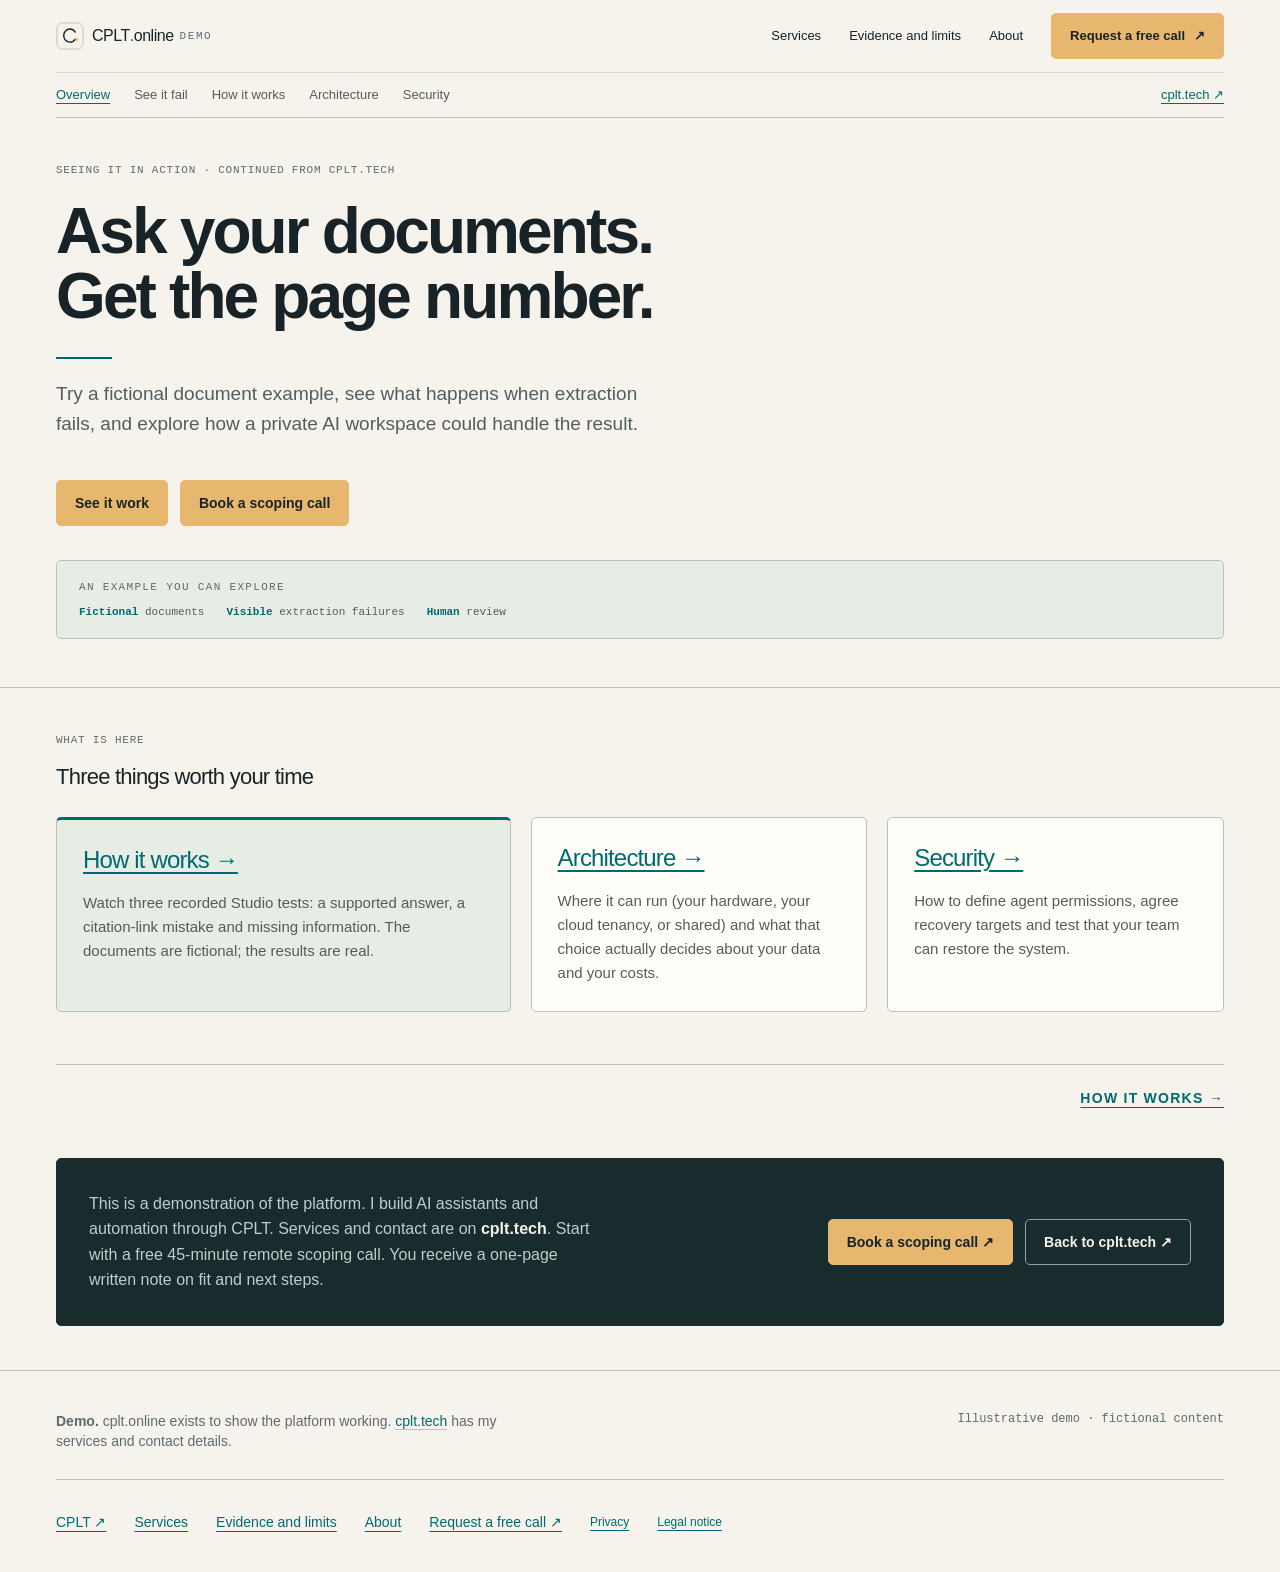
<file: index.html>
<!doctype html>
<html lang="en"><head><meta charset="utf-8">
<meta name="viewport" content="width=device-width,initial-scale=1">
<title>CPLT Online: try an AI document review demo | CPLT</title>
<meta name="description" content="A hands-on demo of how I build AI assistants: fictional documents, cited answers and a pipeline that fails safely. Built by CPLT, cplt.tech.">
<link rel="canonical" href="https://cplt.online/">
<meta name="robots" content="index,follow,max-image-preview:large,max-snippet:-1">
<meta name="color-scheme" content="light dark">
<link rel="icon" href="/favicon.svg" type="image/svg+xml">
<link rel="icon" href="/favicon-32x32.png" sizes="32x32" type="image/png">
<link rel="icon" href="/favicon-16x16.png" sizes="16x16" type="image/png">
<link rel="apple-touch-icon" href="/apple-touch-icon.png" sizes="180x180">
<meta property="og:type" content="website">
<meta property="og:site_name" content="CPLT Online">
<meta property="og:locale" content="en_US">
<meta property="og:title" content="CPLT Online: try an AI document review demo | CPLT">
<meta property="og:description" content="A hands-on demo of how I build AI assistants: fictional documents, cited answers and a pipeline that fails safely. Built by CPLT, cplt.tech.">
<meta property="og:url" content="https://cplt.online/">
<meta property="og:image" content="https://cplt.online/og-image.png">
<meta property="og:image:width" content="1200">
<meta property="og:image:height" content="630">
<meta property="og:image:alt" content="CPLT Online: the private AI platform shown working">
<meta name="twitter:card" content="summary_large_image">
<link rel="stylesheet" href="/style.css?v=20261016-brand">
<script type="application/ld+json">{"@context": "https://schema.org", "@graph": [{"@type": "Organization", "@id": "https://cplt.tech/#organization", "name": "CPLT", "url": "https://cplt.tech", "logo": {"@type": "ImageObject", "url": "https://cplt.tech/android-chrome-512x512.png", "width": 512, "height": 512}, "sameAs": ["https://cplt.online"], "founder": {"@id": "https://cplt.tech/#person"}}, {"@type": "WebSite", "@id": "https://cplt.online/#website", "name": "CPLT Online", "alternateName": "cplt.online", "url": "https://cplt.online/", "description": "A hands-on demo of how I build AI assistants: fictional documents, cited answers and a pipeline that fails safely. Built by CPLT, cplt.tech.", "inLanguage": "en", "publisher": {"@id": "https://cplt.tech/#organization"}, "isPartOf": {"@id": "https://cplt.tech/#website"}}, {"@type": "WebPage", "@id": "https://cplt.online/#webpage", "url": "https://cplt.online/", "name": "CPLT Online: try an AI document review demo | CPLT", "description": "A hands-on demo of how I build AI assistants: fictional documents, cited answers and a pipeline that fails safely. Built by CPLT, cplt.tech.", "inLanguage": "en", "isPartOf": {"@id": "https://cplt.online/#website"}, "about": {"@id": "https://cplt.tech/#service"}, "primaryImageOfPage": {"@type": "ImageObject", "url": "https://cplt.online/og-image.png", "width": 1200, "height": 630}}]}</script>
</head><body>
<header class="nav">
  <div class="nav-in">
    <a class="brand" href="/" style="text-decoration:none">CPLT<span>.</span>online <span style="font-family:'JBMono',monospace;font-size:10px;letter-spacing:.14em;color:var(--faint);text-transform:uppercase;padding-left:6px">demo</span></a>
    <nav class="corporate-nav" aria-label="CPLT practice" data-brand-nav>
      <a href="https://cplt.tech/services">Services</a><a href="https://cplt.tech/proof">Evidence and limits</a><a href="https://cplt.tech/about">About</a>
    </nav>
    <a class="btn btn-gold header-call" href="https://cplt.tech/contact" data-brand-nav>Request a free call <span aria-hidden="true">↗</span></a>
    <details class="brand-menu" data-brand-nav><summary>Menu</summary><nav aria-label="Mobile navigation">
      <a href="https://cplt.tech/">cplt.tech ↗</a><a href="https://cplt.tech/services">Services</a><a href="https://cplt.tech/proof">Evidence and limits</a><a href="https://cplt.tech/about">About</a>
      <a href="/">Overview</a><a href="/demo">See it fail</a><a href="/how-it-works">How it works</a><a href="/deployment">Architecture</a><a href="/security">Security</a>
    </nav></details>
    <nav class="nav-links" aria-label="Demo navigation">
      <a href="/" class="active">Overview</a>
      <a href="/demo">See it fail</a>
      <a href="/how-it-works">How it works</a>
      <a href="/deployment">Architecture</a>
      <a href="/security">Security</a>
      <a class="btn" href="https://cplt.tech">cplt.tech ↗</a>
    </nav>
  </div>
</header>
<main>
<section class="hero">
  <div class="wrap stack g28">
    <div class="stack g20 prose">
      <div class="eyebrow">Seeing it in action · continued from cplt.tech</div>
      <h1>Ask your documents.<br>Get the page number.</h1>
      <div class="hero-rule"><div class="bar"></div></div>
      <p class="lede">
        Try a fictional document example, see what happens when extraction fails,
        and explore how a private AI workspace could handle the result.
      </p>
    </div>
    <div class="cta-row">
      <a class="btn btn-gold" href="/demo">See it work</a>
      <a class="btn" href="https://cplt.tech/contact">Book a scoping call</a>
    </div>
    <div class="band">
      <div class="bl">An example you can explore</div>
      <div class="bi"><b>Fictional</b> documents</div>
      <div class="bi"><b>Visible</b> extraction failures</div>
      <div class="bi"><b>Human</b> review</div>
    </div>
  </div>
</section><section>
  <div class="wrap stack g28">
    <div class="stack g16 prose">
      <div class="eyebrow">What is here</div>
      <h2 class="h2">Three things worth your time</h2>
    </div>
    <div class="grid g3">
      <div class="card">
        <h3><a href="/how-it-works" style="color:inherit;text-decoration:none">How it works →</a></h3>
        <p>Watch three recorded Studio tests: a supported answer, a citation-link mistake and missing information. The documents are fictional; the results are real.</p>
      </div>
      <div class="card">
        <h3><a href="/deployment" style="color:inherit;text-decoration:none">Architecture →</a></h3>
        <p>Where it can run (your hardware, your cloud tenancy, or shared) and what that choice
        actually decides about your data and your costs.</p>
      </div>
      <div class="card">
        <h3><a href="/security" style="color:inherit;text-decoration:none">Security →</a></h3>
        <p>How to define agent permissions, agree recovery targets and test that your team can restore the system.</p>
      </div>
    </div>
  </div>
</section><section style="border-top:0;padding-top:0"><div class="wrap"><div class="nextnav"><span></span><a href="/how-it-works">How it works →</a></div></div></section>
<section style="border-top:0;padding-top:0"><div class="wrap"><div class="endcta">
  <p>This is a demonstration of the platform. I build AI assistants and automation
  through CPLT. Services and contact are on <strong>cplt.tech</strong>.
  Start with a free 45-minute remote scoping call. You receive a one-page written
  note on fit and next steps.</p>
  <div><a class="btn btn-gold" href="https://cplt.tech/contact">Book a scoping call ↗</a> <a class="btn" href="https://cplt.tech/services">Back to cplt.tech ↗</a></div>
</div></div></section>
</main>
<footer><div class="wrap foot-in"><div><strong>Demo.</strong> cplt.online exists to show the platform working. <a href="https://cplt.tech" style="color:var(--gold-ink);text-decoration:none;border-bottom:1px solid var(--gold-line)">cplt.tech</a> has my services and contact details.</div><div class="mono" style="font-size:12.5px">Illustrative demo · fictional content</div></div><nav class="wrap footer-nav" aria-label="CPLT footer" data-brand-nav><a href="https://cplt.tech/">CPLT ↗</a><a href="https://cplt.tech/services">Services</a><a href="https://cplt.tech/proof">Evidence and limits</a><a href="https://cplt.tech/about">About</a><a href="https://cplt.tech/contact">Request a free call ↗</a><a href="https://cplt.tech/privacy">Privacy</a><a href="https://cplt.tech/legal">Legal notice</a></nav></footer>
<script src="/brand-motion.js" defer></script>
</body></html>
</file>
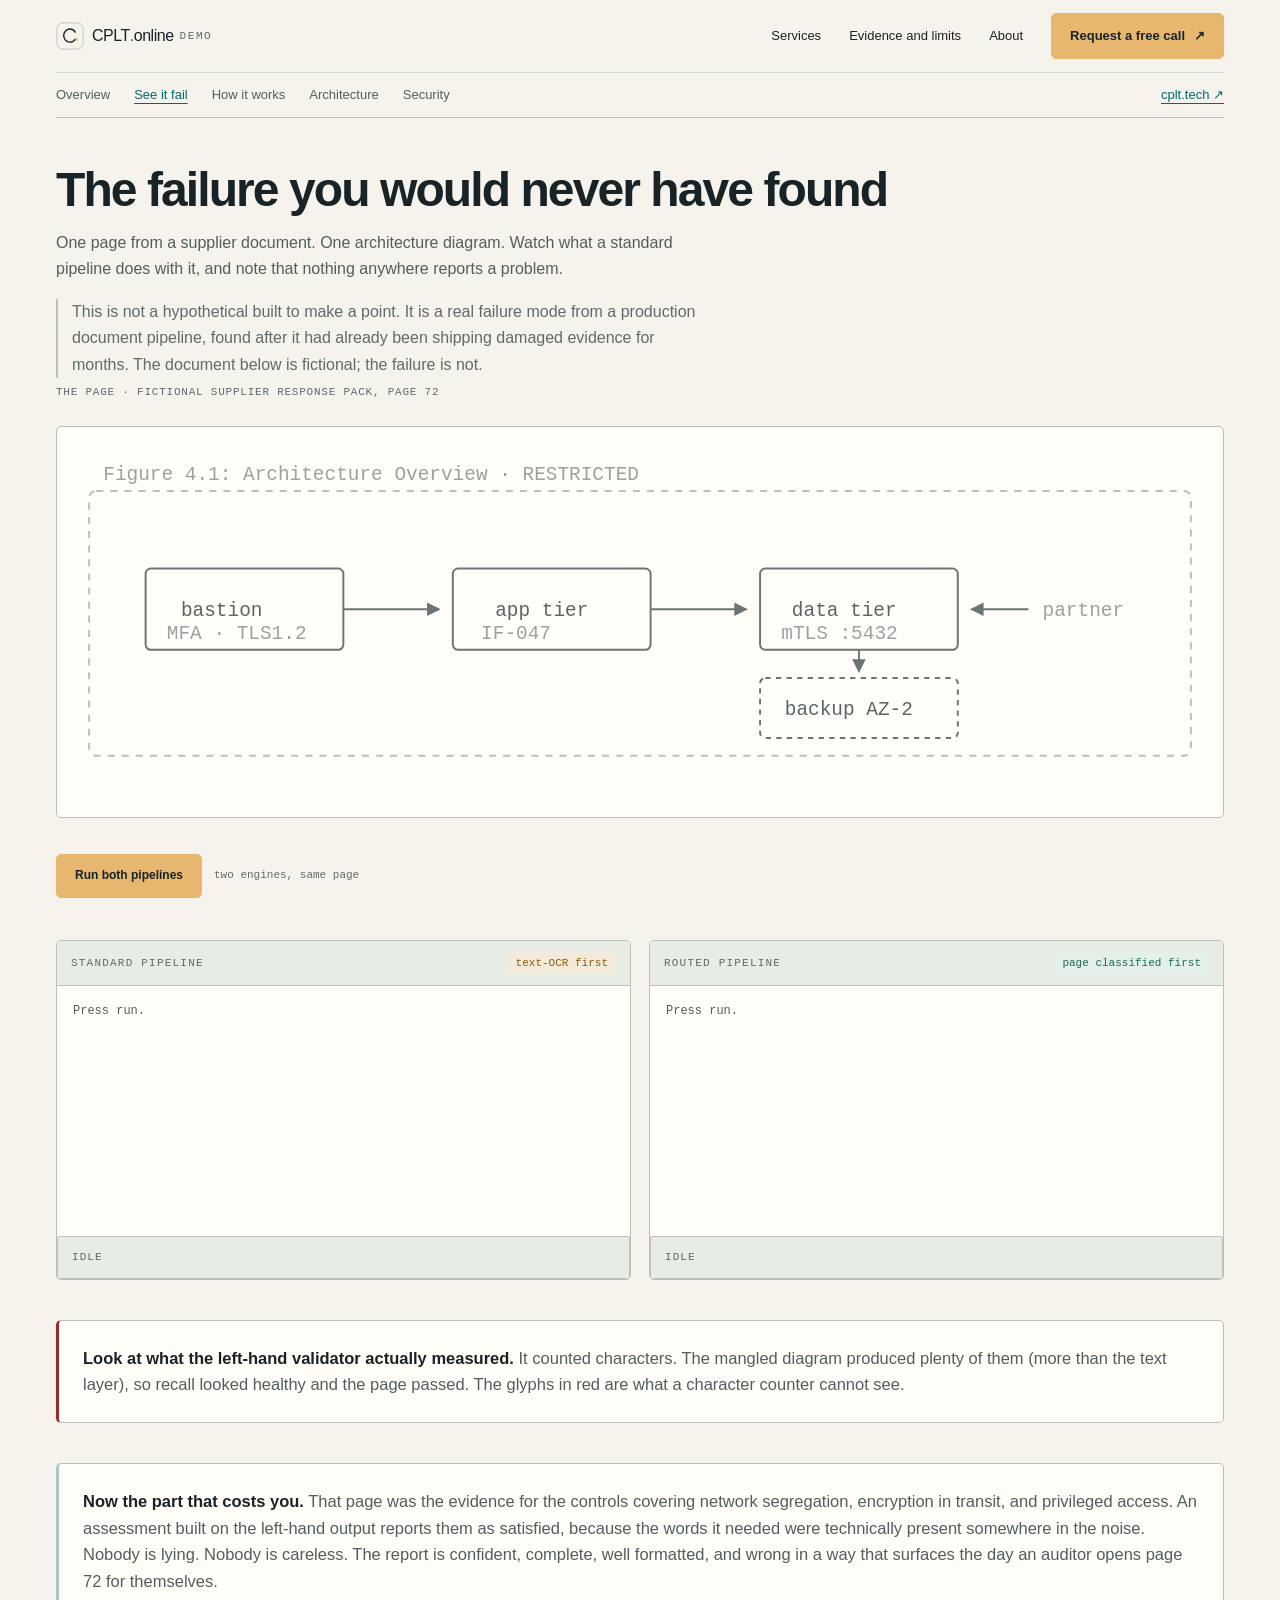
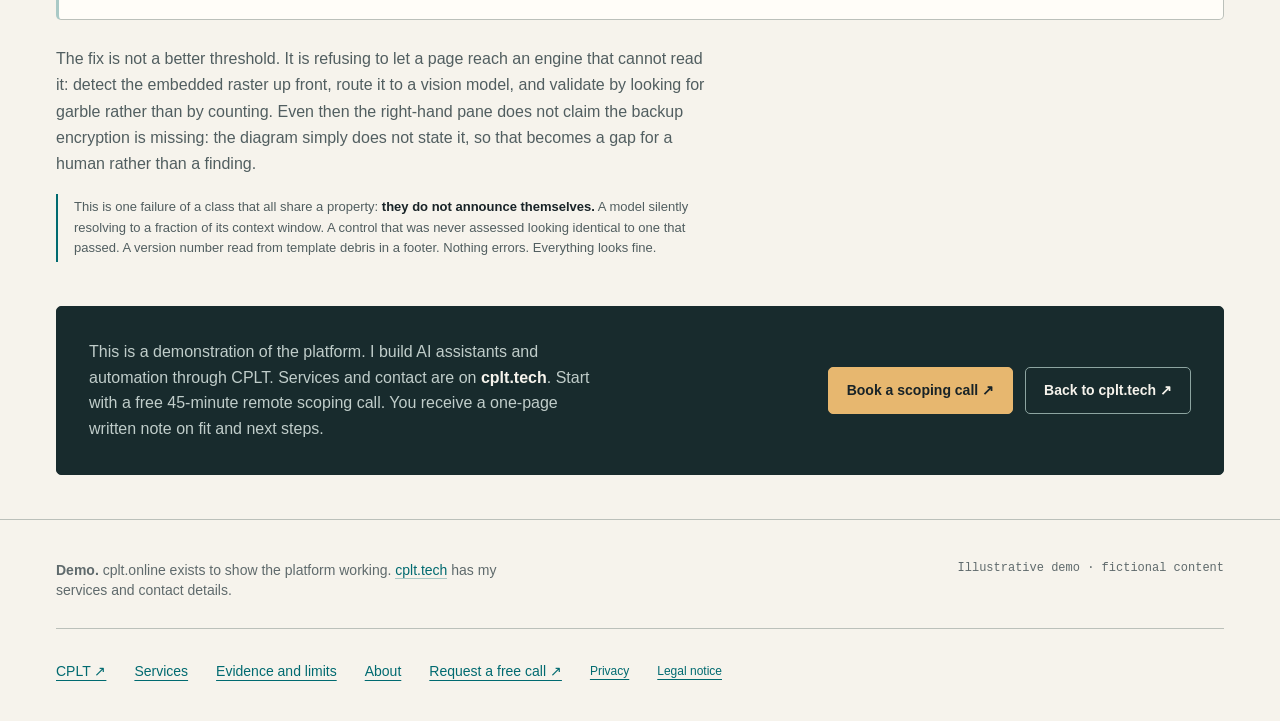
<file: demo.html>
<!doctype html>
<html lang="en"><head><meta charset="utf-8">
<meta name="viewport" content="width=device-width,initial-scale=1">
<title>See a Document Pipeline Fail Silently: CPLT Online</title>
<meta name="description" content="Run two OCR pipelines on the same diagram page: the standard one passes garbage with a green check, the routed one catches it. Real failure, fictional document.">
<link rel="canonical" href="https://cplt.online/demo">
<meta name="robots" content="index,follow,max-image-preview:large,max-snippet:-1">
<meta name="color-scheme" content="light dark">
<link rel="icon" href="/favicon.svg" type="image/svg+xml">
<link rel="icon" href="/favicon-32x32.png" sizes="32x32" type="image/png">
<link rel="icon" href="/favicon-16x16.png" sizes="16x16" type="image/png">
<link rel="apple-touch-icon" href="/apple-touch-icon.png" sizes="180x180">
<meta property="og:type" content="website">
<meta property="og:site_name" content="CPLT Online">
<meta property="og:locale" content="en_US">
<meta property="og:title" content="See a Document Pipeline Fail Silently: CPLT Online">
<meta property="og:description" content="Run two OCR pipelines on the same diagram page: the standard one passes garbage with a green check, the routed one catches it. Real failure, fictional document.">
<meta property="og:url" content="https://cplt.online/demo">
<meta property="og:image" content="https://cplt.online/og-image.png">
<meta property="og:image:width" content="1200">
<meta property="og:image:height" content="630">
<meta property="og:image:alt" content="Interactive demo: a standard document pipeline versus a routed one">
<meta name="twitter:card" content="summary_large_image">
<link rel="stylesheet" href="/style.css?v=20261016-brand">
<script type="application/ld+json">{"@context": "https://schema.org", "@graph": [{"@type": "Organization", "@id": "https://cplt.tech/#organization", "name": "CPLT", "url": "https://cplt.tech", "logo": {"@type": "ImageObject", "url": "https://cplt.tech/android-chrome-512x512.png", "width": 512, "height": 512}, "sameAs": ["https://cplt.online"], "founder": {"@id": "https://cplt.tech/#person"}}, {"@type": "WebSite", "@id": "https://cplt.online/#website", "name": "CPLT Online", "alternateName": "cplt.online", "url": "https://cplt.online/", "description": "This demonstration uses fictional documents and an illustrative interface. I build AI assistants and automation through CPLT. Services and contact are on cplt.tech.", "inLanguage": "en", "publisher": {"@id": "https://cplt.tech/#organization"}, "isPartOf": {"@id": "https://cplt.tech/#website"}}, {"@type": "WebPage", "@id": "https://cplt.online/demo#webpage", "url": "https://cplt.online/demo", "name": "See a Document Pipeline Fail Silently: CPLT Online", "description": "Run two OCR pipelines on the same diagram page: the standard one passes garbage with a green check, the routed one catches it. Real failure, fictional document.", "inLanguage": "en", "isPartOf": {"@id": "https://cplt.online/#website"}, "about": {"@id": "https://cplt.tech/#service"}, "primaryImageOfPage": {"@type": "ImageObject", "url": "https://cplt.online/og-image.png", "width": 1200, "height": 630}}, {"@type": "BreadcrumbList", "itemListElement": [{"@type": "ListItem", "position": 1, "name": "CPLT Online", "item": "https://cplt.online/"}, {"@type": "ListItem", "position": 2, "name": "See it fail", "item": "https://cplt.online/demo"}]}]}</script>
</head><body>
<header class="nav">
  <div class="nav-in">
    <a class="brand" href="/" style="text-decoration:none">CPLT<span>.</span>online <span style="font-family:'JBMono',monospace;font-size:10px;letter-spacing:.14em;color:var(--faint);text-transform:uppercase;padding-left:6px">demo</span></a>
    <nav class="corporate-nav" aria-label="CPLT practice" data-brand-nav>
      <a href="https://cplt.tech/services">Services</a><a href="https://cplt.tech/proof">Evidence and limits</a><a href="https://cplt.tech/about">About</a>
    </nav>
    <a class="btn btn-gold header-call" href="https://cplt.tech/contact" data-brand-nav>Request a free call <span aria-hidden="true">↗</span></a>
    <details class="brand-menu" data-brand-nav><summary>Menu</summary><nav aria-label="Mobile navigation">
      <a href="https://cplt.tech/">cplt.tech ↗</a><a href="https://cplt.tech/services">Services</a><a href="https://cplt.tech/proof">Evidence and limits</a><a href="https://cplt.tech/about">About</a>
      <a href="/">Overview</a><a href="/demo">See it fail</a><a href="/how-it-works">How it works</a><a href="/deployment">Architecture</a><a href="/security">Security</a>
    </nav></details>
    <nav class="nav-links" aria-label="Demo navigation">
      <a href="/">Overview</a>
      <a href="/demo" class="active">See it fail</a>
      <a href="/how-it-works">How it works</a>
      <a href="/deployment">Architecture</a>
      <a href="/security">Security</a>
      <a class="btn" href="https://cplt.tech">cplt.tech ↗</a>
    </nav>
  </div>
</header>
<main>
<section class="pagelead"><div class="wrap stack g16 prose">
  <h1>The failure you would never have found</h1>
  <p>One page from a supplier document. One architecture diagram. Watch what a
  standard pipeline does with it, and note that nothing anywhere reports a problem.</p>
  <p style="font-size:15px;color:var(--faint);border-left:2px solid var(--line);padding-left:14px">
  This is not a hypothetical built to make a point. It is a real failure mode from a
  production document pipeline, found after it had already been shipping damaged evidence
  for months. The document below is fictional; the failure is not.</p>
</div></section>

<section style="border-top:0;padding-top:0"><div class="wrap stack g20">
  <div class="stack g12 prose">
    <div class="eyebrow">The page · fictional supplier response pack, page 72</div>
  </div>
  <div class="figure" style="color:var(--dim)"><svg viewBox="0 0 640 200" role="img" aria-label="Fictional architecture diagram: bastion, application tier, data tier, backup zone">
  <defs><marker id="a" markerWidth="7" markerHeight="7" refX="6" refY="3.5" orient="auto">
    <path d="M0,0 L7,3.5 L0,7 z" fill="currentColor"/></marker></defs>
  <g fill="none" stroke="currentColor" stroke-width="1.1" opacity=".85">
    <rect x="8" y="26" width="624" height="150" rx="4" stroke-dasharray="4 4" opacity=".45"/>
    <rect x="40" y="70" width="112" height="46" rx="3"/>
    <rect x="214" y="70" width="112" height="46" rx="3"/>
    <rect x="388" y="70" width="112" height="46" rx="3"/>
    <rect x="388" y="132" width="112" height="34" rx="3" stroke-dasharray="3 3"/>
    <path d="M152,93 L206,93" marker-end="url(#a)"/>
    <path d="M326,93 L380,93" marker-end="url(#a)"/>
    <path d="M444,116 L444,128" marker-end="url(#a)"/>
    <path d="M540,93 L508,93" marker-end="url(#a)"/>
  </g>
  <g fill="currentColor" font-family="monospace" font-size="10.5" opacity=".95">
    <text x="16" y="20" opacity=".6">Figure 4.1: Architecture Overview   ·   RESTRICTED</text>
    <text x="60" y="97">bastion</text><text x="52" y="110" opacity=".6">MFA · TLS1.2</text>
    <text x="238" y="97">app tier</text><text x="230" y="110" opacity=".6">IF-047</text>
    <text x="406" y="97">data tier</text><text x="400" y="110" opacity=".6">mTLS :5432</text>
    <text x="402" y="153">backup AZ-2</text>
    <text x="548" y="97" opacity=".6">partner</text>
  </g>
</svg></div>
  <div class="runbar">
    <button class="btn btn-gold" id="run" type="button">Run both pipelines</button>
    <span class="meter" id="meter">two engines, same page</span>
  </div>

  <div class="lab">
    <div class="pane">
      <div class="pane-h"><span class="who">Standard pipeline</span>
        <span class="tag p-warn">text-OCR first</span></div>
      <div class="pane-b" id="lhs">Press run.</div>
      <div class="verdict" id="lv"><span class="meter">idle</span></div>
    </div>
    <div class="pane">
      <div class="pane-h"><span class="who">Routed pipeline</span>
        <span class="tag p-ok">page classified first</span></div>
      <div class="pane-b" id="rhs">Press run.</div>
      <div class="verdict" id="rv"><span class="meter">idle</span></div>
    </div>
  </div>

  <div class="punch">
    <strong>Look at what the left-hand validator actually measured.</strong> It counted
    characters. The mangled diagram produced plenty of them (more than the text layer),
    so recall looked healthy and the page passed. The glyphs in red are what a character
    counter cannot see.
  </div>

  <div class="punch" style="border-left-color:var(--gold-line)">
    <strong>Now the part that costs you.</strong> That page was the evidence for the
    controls covering network segregation, encryption in transit, and privileged access.
    An assessment built on the left-hand output reports them as satisfied, because the
    words it needed were technically present somewhere in the noise. Nobody is lying.
    Nobody is careless. The report is confident, complete, well formatted, and wrong in
    a way that surfaces the day an auditor opens page 72 for themselves.
  </div>

  <div class="prose stack g16" style="padding-top:6px">
    <p style="font-size:16.5px;color:var(--dim);line-height:1.62">
      The fix is not a better threshold. It is refusing to let a page reach an engine that
      cannot read it: detect the embedded raster up front, route it to a vision model, and
      validate by looking for garble rather than by counting. Even then the right-hand pane
      does not claim the backup encryption is missing: the diagram simply does not state it,
      so that becomes a gap for a human rather than a finding.
    </p>
    <p class="note">
      This is one failure of a class that all share a property: <strong style="color:var(--ink)">they
      do not announce themselves.</strong> A model silently resolving to a fraction of its
      context window. A control that was never assessed looking identical to one that passed.
      A version number read from template debris in a footer. Nothing errors. Everything looks fine.
    </p>
  </div>
</div></section>

<section style="border-top:0;padding-top:0"><div class="wrap"><div class="endcta"><p>This is a demonstration of the platform. I build AI assistants and automation through CPLT. Services and contact are on <strong>cplt.tech</strong>. Start with a free 45-minute remote scoping call. You receive a one-page written note on fit and next steps.</p><div><a class="btn btn-gold" href="https://cplt.tech/contact">Book a scoping call ↗</a> <a class="btn" href="https://cplt.tech/services">Back to cplt.tech ↗</a></div></div></div></section>
</main>
<footer><div class="wrap foot-in"><div><strong>Demo.</strong> cplt.online exists to show the platform working. <a href="https://cplt.tech" style="color:var(--gold-ink);text-decoration:none;border-bottom:1px solid var(--gold-line)">cplt.tech</a> has my services and contact details.</div><div class="mono" style="font-size:12.5px">Illustrative demo · fictional content</div></div><nav class="wrap footer-nav" aria-label="CPLT footer" data-brand-nav><a href="https://cplt.tech/">CPLT ↗</a><a href="https://cplt.tech/services">Services</a><a href="https://cplt.tech/proof">Evidence and limits</a><a href="https://cplt.tech/about">About</a><a href="https://cplt.tech/contact">Request a free call ↗</a><a href="https://cplt.tech/privacy">Privacy</a><a href="https://cplt.tech/legal">Legal notice</a></nav></footer>
<script src="/brand-motion.js" defer></script>
<script src="/demo-data.js"></script>
<script src="/demo-app.js"></script>
</body></html>
</file>
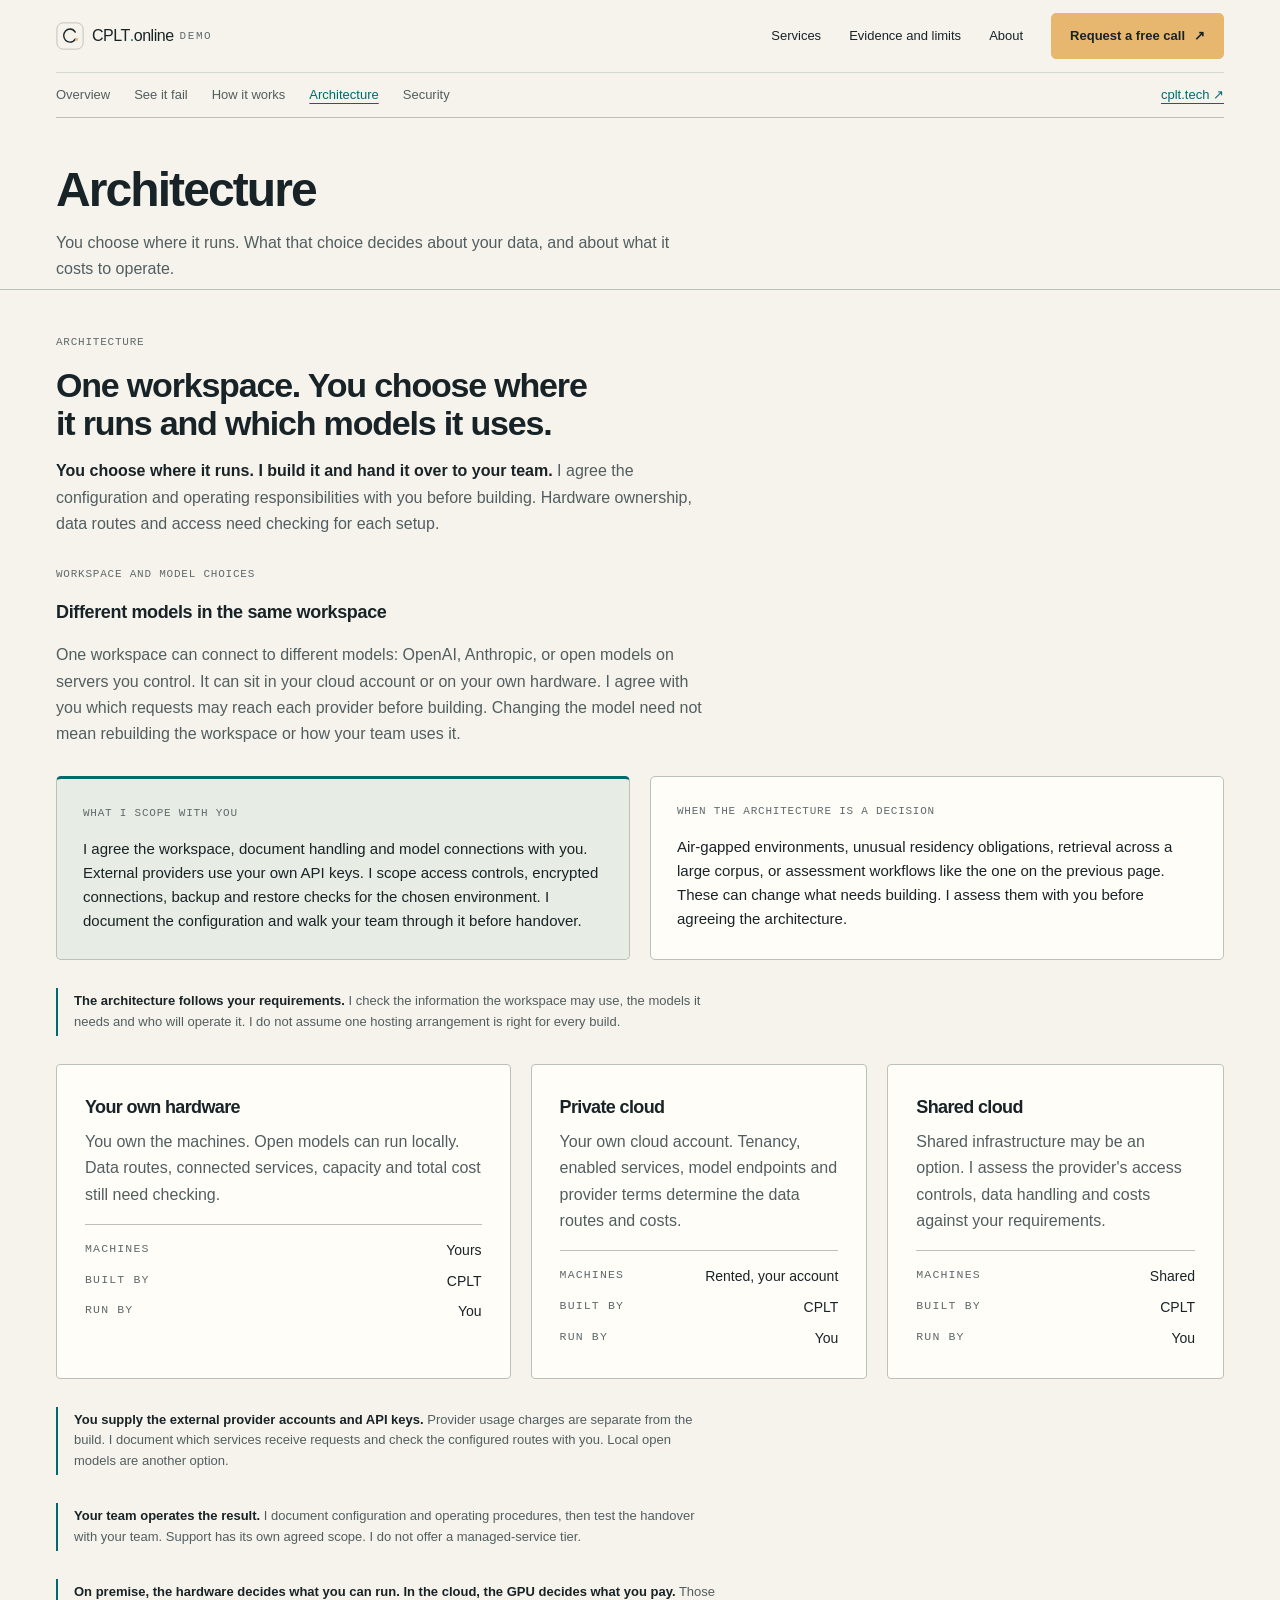
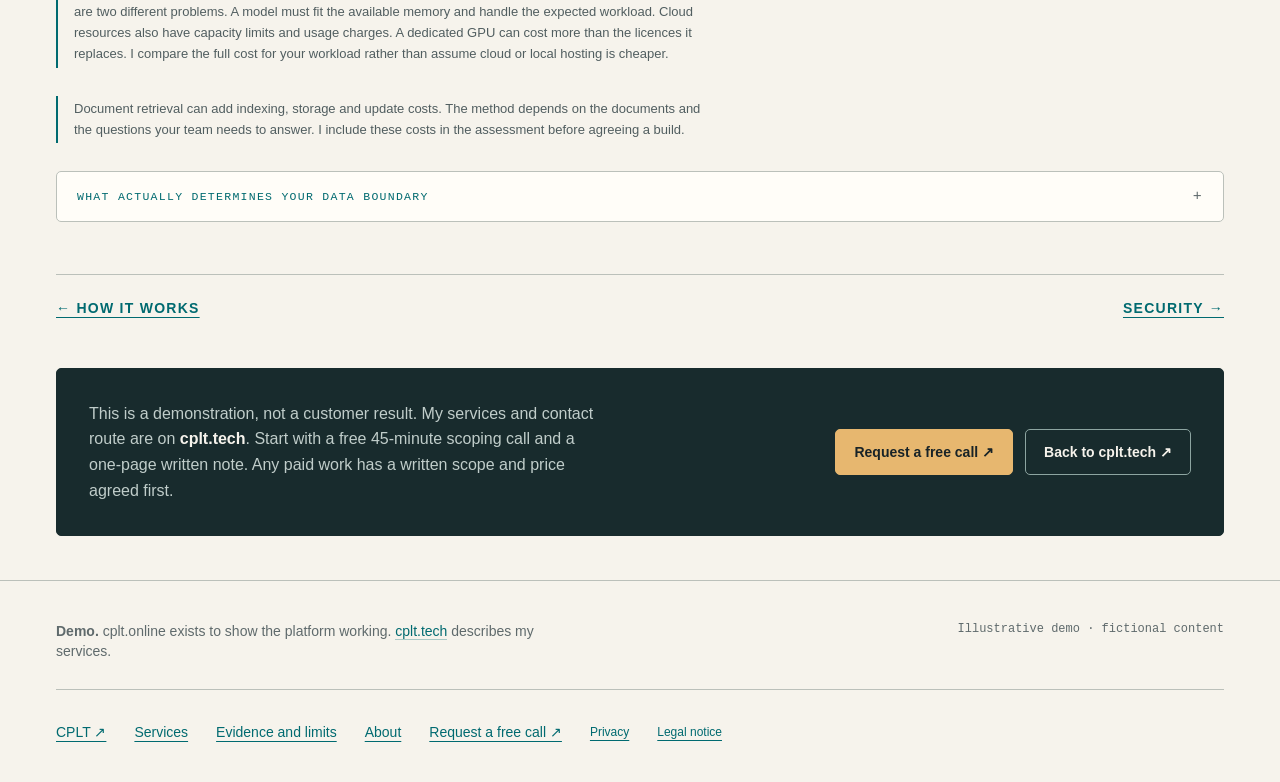
<file: deployment.html>
<!doctype html>
<html lang="en"><head><meta charset="utf-8">
<meta name="viewport" content="width=device-width,initial-scale=1">
<title>Architecture: Where It Runs and What That Decides | CPLT Online</title>
<meta name="description" content="One platform, three places to run it: your hardware, private cloud, or shared. What the choice decides about data boundary and cost, and why you run what CPLT builds.">
<link rel="canonical" href="https://cplt.online/deployment">
<meta name="robots" content="index,follow,max-image-preview:large,max-snippet:-1">
<meta name="color-scheme" content="light dark">
<link rel="icon" href="/favicon.svg" type="image/svg+xml">
<link rel="icon" href="/favicon-32x32.png" sizes="32x32" type="image/png">
<link rel="icon" href="/favicon-16x16.png" sizes="16x16" type="image/png">
<link rel="apple-touch-icon" href="/apple-touch-icon.png" sizes="180x180">
<meta property="og:type" content="website">
<meta property="og:site_name" content="CPLT Online">
<meta property="og:locale" content="en_US">
<meta property="og:title" content="Architecture: Where It Runs and What That Decides | CPLT Online">
<meta property="og:description" content="One platform, three places to run it: your hardware, private cloud, or shared. What the choice decides about data boundary and cost, and why you run what CPLT builds.">
<meta property="og:url" content="https://cplt.online/deployment">
<meta property="og:image" content="https://cplt.online/og-image.png">
<meta property="og:image:width" content="1200">
<meta property="og:image:height" content="630">
<meta property="og:image:alt" content="CPLT platform architecture: your hardware, private cloud, or shared cloud">
<meta name="twitter:card" content="summary_large_image">
<link rel="stylesheet" href="/style.css?v=20261016-brand">
<script type="application/ld+json">{"@context": "https://schema.org", "@graph": [{"@type": "Organization", "@id": "https://cplt.tech/#organization", "name": "CPLT", "url": "https://cplt.tech", "logo": {"@type": "ImageObject", "url": "https://cplt.tech/android-chrome-512x512.png", "width": 512, "height": 512}, "sameAs": ["https://cplt.online"], "founder": {"@id": "https://cplt.tech/#person"}}, {"@type": "WebSite", "@id": "https://cplt.online/#website", "name": "CPLT Online", "alternateName": "cplt.online", "url": "https://cplt.online/", "description": "Demonstration site for the CPLT private AI platform: fictional document examples, an illustrative interface, and an interactive failure demo. CPLT is a business. Its services and contact route are on cplt.tech.", "inLanguage": "en", "publisher": {"@id": "https://cplt.tech/#organization"}, "isPartOf": {"@id": "https://cplt.tech/#website"}}, {"@type": "WebPage", "@id": "https://cplt.online/deployment#webpage", "url": "https://cplt.online/deployment", "name": "Architecture: Where It Runs and What That Decides | CPLT Online", "description": "One platform, three places to run it: your hardware, private cloud, or shared. What the choice decides about data boundary and cost, and why you run what CPLT builds.", "inLanguage": "en", "isPartOf": {"@id": "https://cplt.online/#website"}, "about": {"@id": "https://cplt.tech/#service"}, "primaryImageOfPage": {"@type": "ImageObject", "url": "https://cplt.online/og-image.png", "width": 1200, "height": 630}}, {"@type": "BreadcrumbList", "itemListElement": [{"@type": "ListItem", "position": 1, "name": "CPLT Online", "item": "https://cplt.online/"}, {"@type": "ListItem", "position": 2, "name": "Architecture", "item": "https://cplt.online/deployment"}]}]}</script>
</head><body>
<header class="nav">
  <div class="nav-in">
    <a class="brand" href="/" style="text-decoration:none">CPLT<span>.</span>online <span style="font-family:'JBMono',monospace;font-size:10px;letter-spacing:.14em;color:var(--faint);text-transform:uppercase;padding-left:6px">demo</span></a>
    <nav class="corporate-nav" aria-label="CPLT practice" data-brand-nav>
      <a href="https://cplt.tech/services">Services</a><a href="https://cplt.tech/proof">Evidence and limits</a><a href="https://cplt.tech/about">About</a>
    </nav>
    <a class="btn btn-gold header-call" href="https://cplt.tech/contact" data-brand-nav>Request a free call <span aria-hidden="true">↗</span></a>
    <details class="brand-menu" data-brand-nav><summary>Menu</summary><nav aria-label="Mobile navigation">
      <a href="https://cplt.tech/">cplt.tech ↗</a><a href="https://cplt.tech/services">Services</a><a href="https://cplt.tech/proof">Evidence and limits</a><a href="https://cplt.tech/about">About</a>
      <a href="/">Overview</a><a href="/demo">See it fail</a><a href="/how-it-works">How it works</a><a href="/deployment">Architecture</a><a href="/security">Security</a>
    </nav></details>
    <nav class="nav-links" aria-label="Demo navigation">
      <a href="/">Overview</a>
      <a href="/demo">See it fail</a>
      <a href="/how-it-works">How it works</a>
      <a href="/deployment" class="active">Architecture</a>
      <a href="/security">Security</a>
      <a class="btn" href="https://cplt.tech">cplt.tech ↗</a>
    </nav>
  </div>
</header>
<main>
<section class="pagelead"><div class="wrap stack g16 prose"><h1>Architecture</h1><p>You choose where it runs. What that choice decides about your data, and about what it costs to operate.</p></div></section><section id="deploy">
  <div class="wrap stack g28">
    <div class="stack g16 prose">
      <div class="eyebrow">Architecture</div>
      <h2 class="h2">One workspace. You choose where it runs and which models it uses.</h2>
      <p style="font-size:17px;color:var(--dim);line-height:1.6">
        <strong style="color:var(--ink)">You choose where it runs. I build it and hand it
        over to your team.</strong> I agree the configuration and operating responsibilities
        with you before building. Hardware ownership, data routes and access need checking
        for each setup.
      </p>
    </div>

    <div class="stack g16 prose">
      <div class="eyebrow">Workspace and model choices</div>
      <h3 style="font-family:'Jakarta',sans-serif;font-size:clamp(22px,2.8vw,28px);font-weight:700;letter-spacing:-.02em">
        Different models in the same workspace</h3>
      <p style="font-size:17px;color:var(--dim);line-height:1.6">
        One workspace can connect to different models: OpenAI, Anthropic, or open models on
        servers you control. It can sit in your cloud account or on your own hardware. I agree
        with you which requests may reach each provider before building. Changing the model
        need not mean rebuilding the workspace or how your team uses it.
      </p>
    </div>

    <div class="grid g2">
      <div class="card">
        <div class="eyebrow">What I scope with you</div>
        <p style="color:var(--ink);font-size:15.5px;line-height:1.6">
          I agree the workspace, document handling and model connections with you.
          External providers use your own API keys. I scope access controls, encrypted
          connections, backup and restore checks for the chosen environment. I document
          the configuration and walk your team through it before handover.
        </p>
      </div>
      <div class="card">
        <div class="eyebrow">When the architecture is a decision</div>
        <p style="color:var(--ink);font-size:15.5px;line-height:1.6">
          Air-gapped environments, unusual residency obligations, retrieval across a large
          corpus, or assessment workflows like the one on the previous page. These can change
          what needs building. I assess them with you before agreeing the architecture.
        </p>
      </div>
    </div>

    <p class="note prose">
      <strong style="color:var(--ink)">The architecture follows your requirements.</strong>
      I check the information the workspace may use, the models it needs and who will
      operate it. I do not assume one hosting arrangement is right for every build.
    </p>

    <div class="grid g3">
      <div class="price">
        <div>
          <h3 style="font-size:19px;font-weight:700;margin-bottom:8px">Your own hardware</h3>
          <p class="who">You own the machines. Open models can run locally. Data routes, connected services, capacity and total cost still need checking.</p>
        </div>
        <dl>
          <div class="dl-row"><dt>Machines</dt><dd>Yours</dd></div>
          <div class="dl-row"><dt>Built by</dt><dd>CPLT</dd></div>
          <div class="dl-row"><dt>Run by</dt><dd>You</dd></div>
        </dl>
      </div>

      <div class="price">
        <div>
          <h3 style="font-size:19px;font-weight:700;margin-bottom:8px">Private cloud</h3>
          <p class="who">Your own cloud account. Tenancy, enabled services, model endpoints and provider terms determine the data routes and costs.</p>
        </div>
        <dl>
          <div class="dl-row"><dt>Machines</dt><dd>Rented, your account</dd></div>
          <div class="dl-row"><dt>Built by</dt><dd>CPLT</dd></div>
          <div class="dl-row"><dt>Run by</dt><dd>You</dd></div>
        </dl>
      </div>

      <div class="price">
        <div>
          <h3 style="font-size:19px;font-weight:700;margin-bottom:8px">Shared cloud</h3>
          <p class="who">Shared infrastructure may be an option. I assess the provider's access controls, data handling and costs against your requirements.</p>
        </div>
        <dl>
          <div class="dl-row"><dt>Machines</dt><dd>Shared</dd></div>
          <div class="dl-row"><dt>Built by</dt><dd>CPLT</dd></div>
          <div class="dl-row"><dt>Run by</dt><dd>You</dd></div>
        </dl>
      </div>
    </div>

    

    <p class="note prose">
      <strong style="color:var(--ink)">You supply the external provider accounts and API keys.</strong>
      Provider usage charges are separate from the build. I document which services receive
      requests and check the configured routes with you. Local open models are another option.
    </p>

    <p class="note prose">
      <strong style="color:var(--ink)">Your team operates the result.</strong>
      I document configuration and operating procedures, then test the handover with your
      team. Support has its own agreed scope. I do not offer a managed-service tier.
    </p>

    <p class="note prose">
      <strong style="color:var(--ink)">On premise, the hardware decides what you can run.
      In the cloud, the GPU decides what you pay.</strong> Those are two different problems.
      A model must fit the available memory and handle the expected workload. Cloud resources
      also have capacity limits and usage charges. A dedicated GPU can cost more than the
      licences it replaces. I compare the full cost for your workload rather than assume
      cloud or local hosting is cheaper.
    </p>
    <p class="note prose">
      Document retrieval can add indexing, storage and update costs. The method depends
      on the documents and the questions your team needs to answer. I include these costs
      in the assessment before agreeing a build.
    </p>

<details class="more">
      <summary><span>What actually determines your data boundary</span><span class="sum-mark">+</span></summary>
      <div class="more-body">
        <p style="font-size:16px;color:var(--dim);line-height:1.62">
          I check the actual data routes for the chosen setup. Hosting location alone
          does not establish the boundary. These four choices need reviewing.
        </p>
        <div class="scroller"><table>
          <thead><tr><th scope="col">The choice</th><th scope="col">What it decides</th></tr></thead>
          <tbody>
            <tr><td class="rowlab">Whose tenancy inference runs in</td>
                <td>The account, tenancy, service configuration and provider terms all matter. I check where requests are processed rather than infer it from the account name.</td></tr>
            <tr><td class="rowlab">Whether you use retrieval</td>
                <td>Indexing and storage can introduce additional data routes. I check the selected retrieval method, including any external embedding service.</td></tr>
            <tr><td class="rowlab">Which model endpoints you enable</td>
                <td>Open models can run on hardware you control. An external model endpoint receives the data sent to it. I agree enabled routes with you and test them.</td></tr>
            <tr><td class="rowlab">Who holds the encryption keys</td>
                <td>Key ownership and management depend on the services selected. I verify what they support and document who can access or recover the keys.</td></tr>
          </tbody>
        </table></div>
        <p class="note">
          <strong style="color:var(--ink)">I document the agreed boundary.</strong>
          I record the selected services, permitted data routes and checks in the written
          scope. A change of model or service needs a fresh check of those routes.
        </p>
      </div>
    </details>
  </div>
</section><section style="border-top:0;padding-top:0"><div class="wrap"><div class="nextnav"><a href="/how-it-works">← How it works</a><a href="/security">Security →</a></div></div></section>
<section style="border-top:0;padding-top:0"><div class="wrap"><div class="endcta">
  <p>This is a demonstration, not a customer result. My services and contact route are on
  <strong>cplt.tech</strong>. Start with a free 45-minute scoping call and a one-page written
  note. Any paid work has a written scope and price agreed first.</p>
  <div><a class="btn btn-gold" href="https://cplt.tech/contact">Request a free call ↗</a> <a class="btn" href="https://cplt.tech/services">Back to cplt.tech ↗</a></div>
</div></div></section>
</main>
<footer><div class="wrap foot-in"><div><strong>Demo.</strong> cplt.online exists to show the platform working. <a href="https://cplt.tech" style="color:var(--gold-ink);text-decoration:none;border-bottom:1px solid var(--gold-line)">cplt.tech</a> describes my services.</div><div class="mono" style="font-size:12.5px">Illustrative demo · fictional content</div></div><nav class="wrap footer-nav" aria-label="CPLT footer" data-brand-nav><a href="https://cplt.tech/">CPLT ↗</a><a href="https://cplt.tech/services">Services</a><a href="https://cplt.tech/proof">Evidence and limits</a><a href="https://cplt.tech/about">About</a><a href="https://cplt.tech/contact">Request a free call ↗</a><a href="https://cplt.tech/privacy">Privacy</a><a href="https://cplt.tech/legal">Legal notice</a></nav></footer>
<script src="/brand-motion.js" defer></script>
</body></html>
</file>
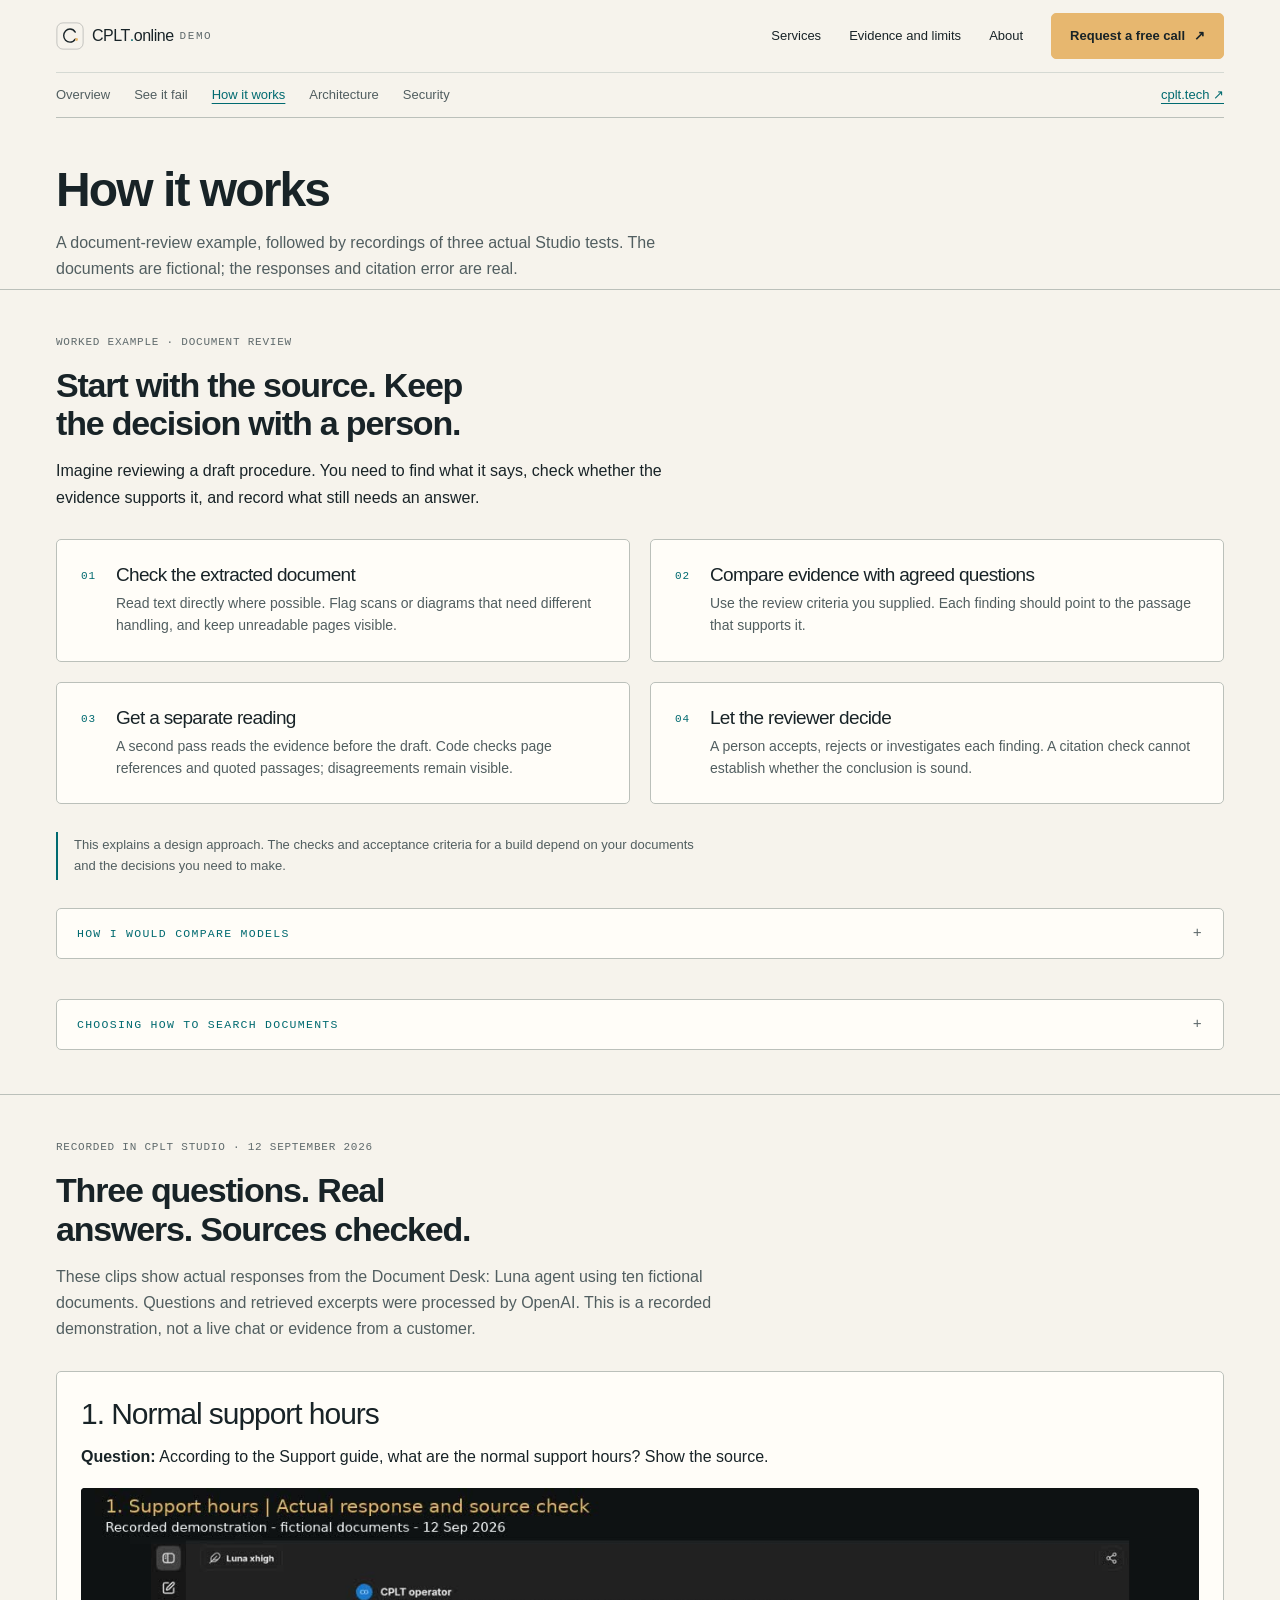
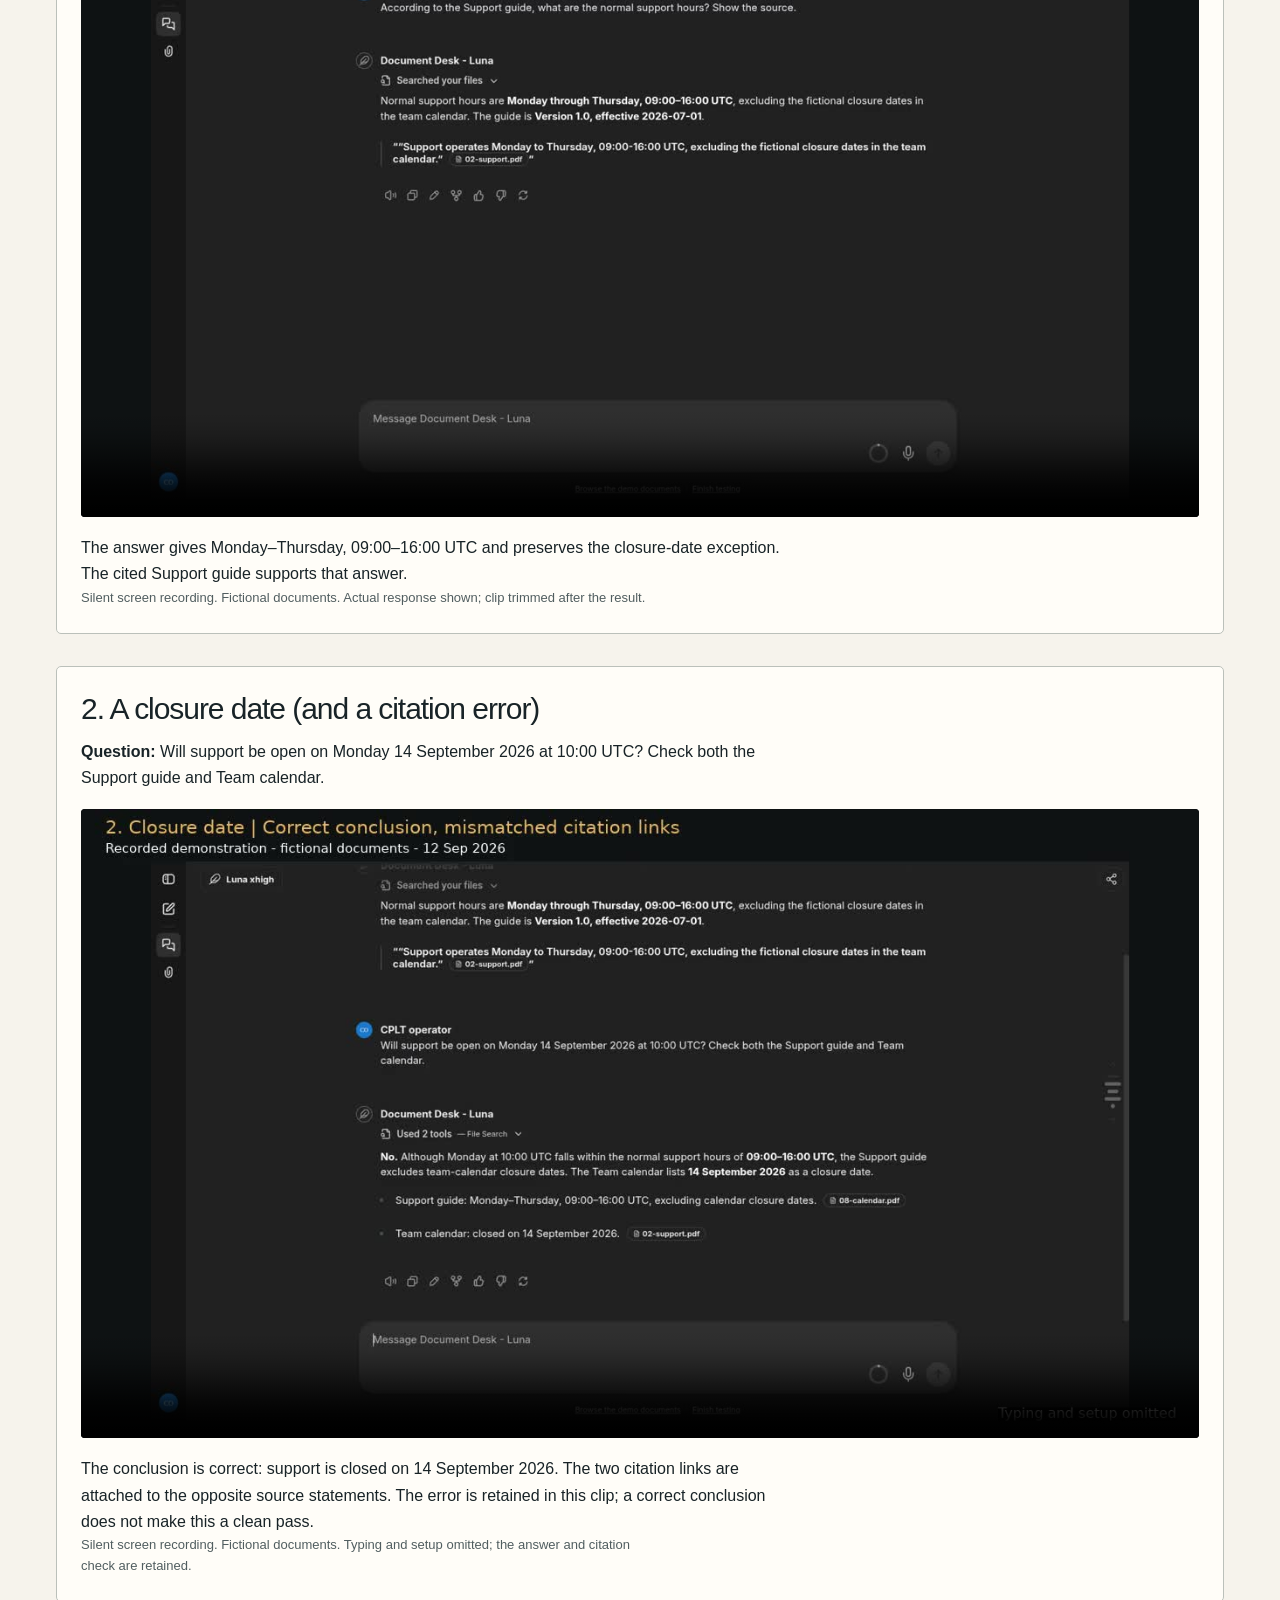
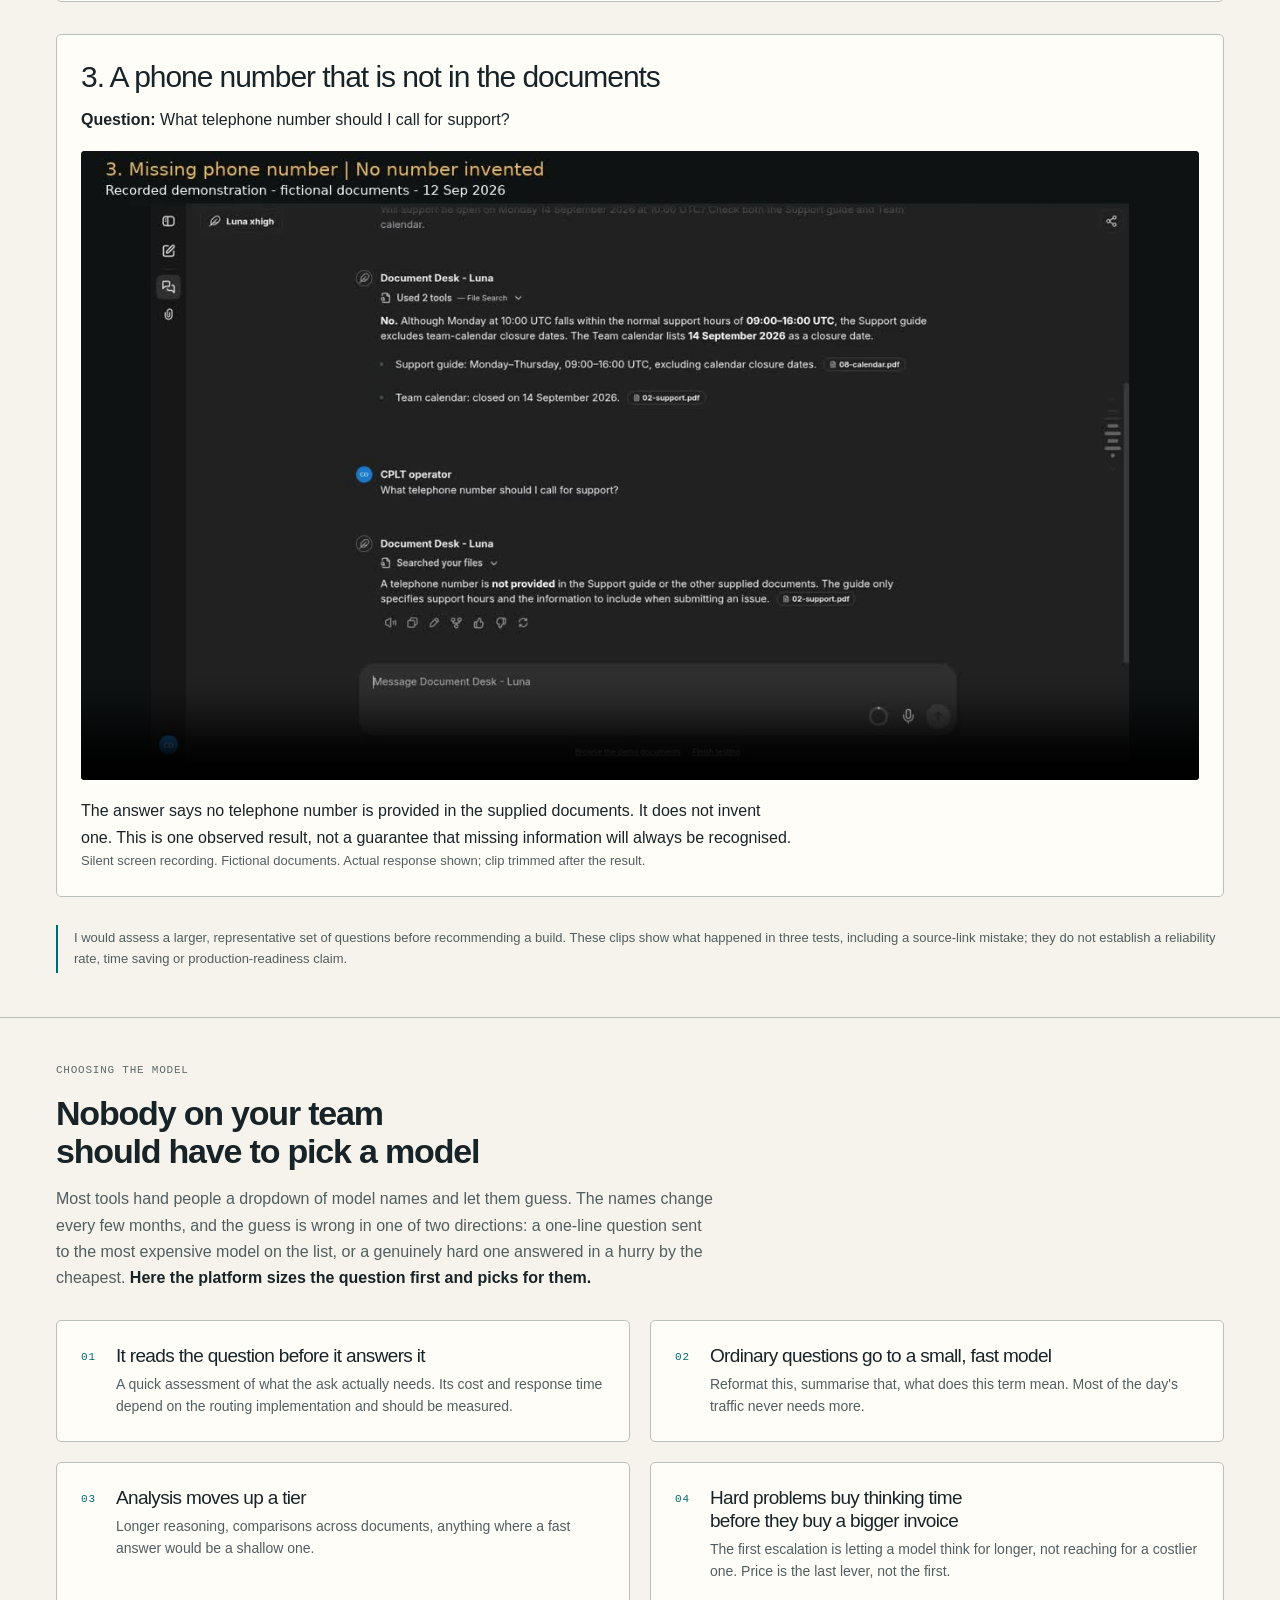
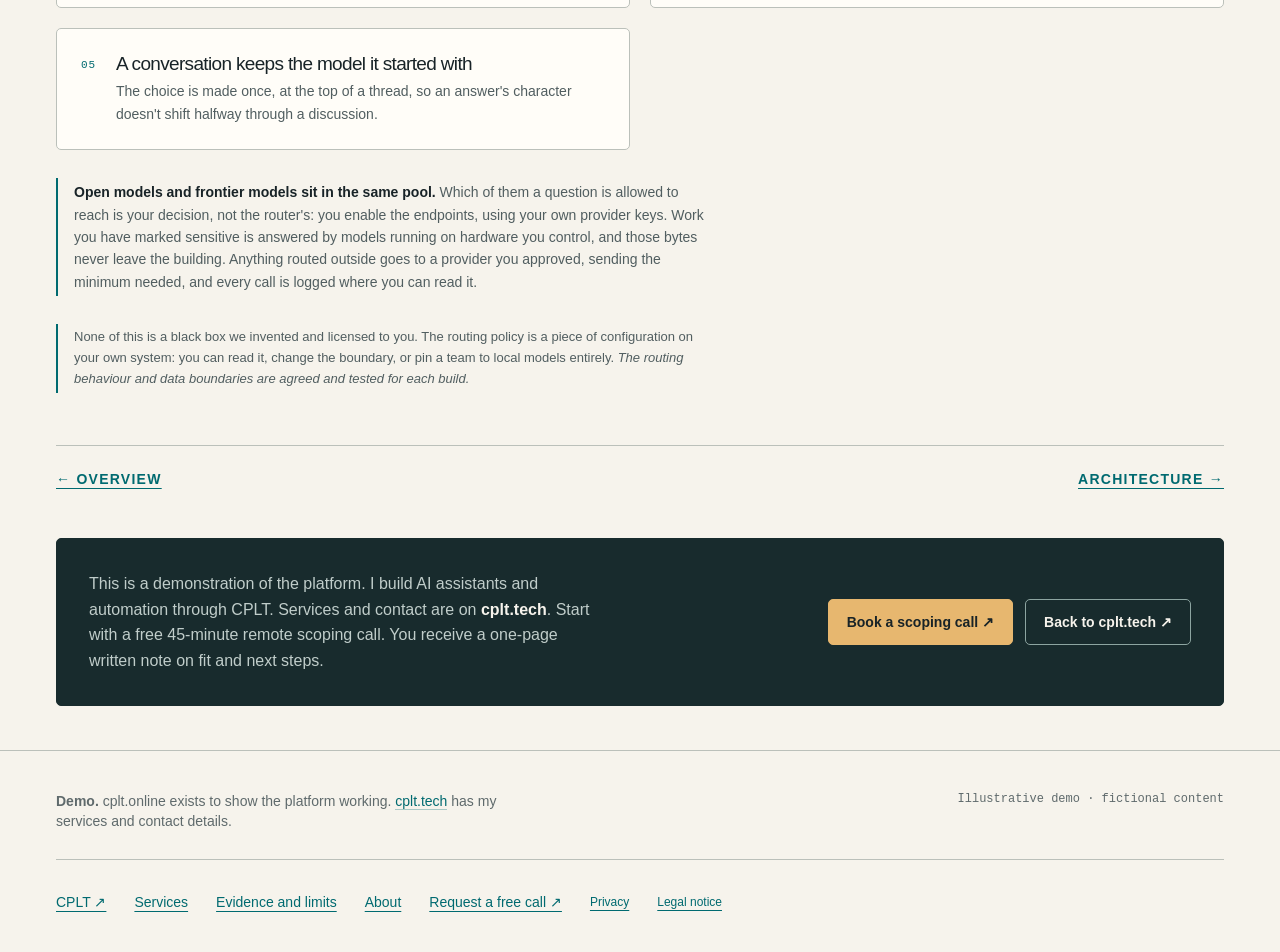
<file: how-it-works.html>
<!doctype html>
<html lang="en"><head><meta charset="utf-8">
<meta name="viewport" content="width=device-width,initial-scale=1">
<title>How It Works: Document Review and Private Chat | CPLT Online</title>
<meta name="description" content="Watch three recorded Studio tests with fictional documents: a supported answer, a citation error and an admission of missing information.">
<link rel="canonical" href="https://cplt.online/how-it-works">
<meta name="robots" content="index,follow,max-image-preview:large,max-snippet:-1">
<meta name="color-scheme" content="light dark">
<link rel="icon" href="/favicon.svg" type="image/svg+xml">
<link rel="icon" href="/favicon-32x32.png" sizes="32x32" type="image/png">
<link rel="icon" href="/favicon-16x16.png" sizes="16x16" type="image/png">
<link rel="apple-touch-icon" href="/apple-touch-icon.png" sizes="180x180">
<meta property="og:type" content="website">
<meta property="og:site_name" content="CPLT Online">
<meta property="og:locale" content="en_US">
<meta property="og:title" content="How It Works: Document Review and Private Chat | CPLT Online">
<meta property="og:description" content="Watch three recorded Studio tests with fictional documents: a supported answer, a citation error and an admission of missing information.">
<meta property="og:url" content="https://cplt.online/how-it-works">
<meta property="og:image" content="https://cplt.online/og-image.png">
<meta property="og:image:width" content="1200">
<meta property="og:image:height" content="630">
<meta property="og:image:alt" content="How the CPLT platform works: governed document review and everyday chat">
<meta name="twitter:card" content="summary_large_image">
<link rel="stylesheet" href="/style.css?v=20261016-brand">
<script type="application/ld+json">{"@context": "https://schema.org", "@graph": [{"@type": "Organization", "@id": "https://cplt.tech/#organization", "name": "CPLT", "url": "https://cplt.tech", "logo": {"@type": "ImageObject", "url": "https://cplt.tech/android-chrome-512x512.png", "width": 512, "height": 512}, "sameAs": ["https://cplt.online"], "founder": {"@id": "https://cplt.tech/#person"}}, {"@type": "WebSite", "@id": "https://cplt.online/#website", "name": "CPLT Online", "alternateName": "cplt.online", "url": "https://cplt.online/", "description": "Watch three recorded Studio tests with fictional documents: a supported answer, a citation error and an admission of missing information.", "inLanguage": "en", "publisher": {"@id": "https://cplt.tech/#organization"}, "isPartOf": {"@id": "https://cplt.tech/#website"}}, {"@type": "WebPage", "@id": "https://cplt.online/how-it-works#webpage", "url": "https://cplt.online/how-it-works", "name": "How It Works: Document Review and Private Chat | CPLT Online", "description": "Watch three recorded Studio tests with fictional documents: a supported answer, a citation error and an admission of missing information.", "inLanguage": "en", "isPartOf": {"@id": "https://cplt.online/#website"}, "about": {"@id": "https://cplt.tech/#service"}, "primaryImageOfPage": {"@type": "ImageObject", "url": "https://cplt.online/og-image.png", "width": 1200, "height": 630}}, {"@type": "BreadcrumbList", "itemListElement": [{"@type": "ListItem", "position": 1, "name": "CPLT Online", "item": "https://cplt.online/"}, {"@type": "ListItem", "position": 2, "name": "How it works", "item": "https://cplt.online/how-it-works"}]}]}</script>
</head><body>
<header class="nav">
  <div class="nav-in">
    <a class="brand" href="/" style="text-decoration:none">CPLT<span>.</span>online <span style="font-family:'JBMono',monospace;font-size:10px;letter-spacing:.14em;color:var(--faint);text-transform:uppercase;padding-left:6px">demo</span></a>
    <nav class="corporate-nav" aria-label="CPLT practice" data-brand-nav>
      <a href="https://cplt.tech/services">Services</a><a href="https://cplt.tech/proof">Evidence and limits</a><a href="https://cplt.tech/about">About</a>
    </nav>
    <a class="btn btn-gold header-call" href="https://cplt.tech/contact" data-brand-nav>Request a free call <span aria-hidden="true">↗</span></a>
    <details class="brand-menu" data-brand-nav><summary>Menu</summary><nav aria-label="Mobile navigation">
      <a href="https://cplt.tech/">cplt.tech ↗</a><a href="https://cplt.tech/services">Services</a><a href="https://cplt.tech/proof">Evidence and limits</a><a href="https://cplt.tech/about">About</a>
      <a href="/">Overview</a><a href="/demo">See it fail</a><a href="/how-it-works">How it works</a><a href="/deployment">Architecture</a><a href="/security">Security</a>
    </nav></details>
    <nav class="nav-links" aria-label="Demo navigation">
      <a href="/">Overview</a>
      <a href="/demo">See it fail</a>
      <a href="/how-it-works" class="active">How it works</a>
      <a href="/deployment">Architecture</a>
      <a href="/security">Security</a>
      <a class="btn" href="https://cplt.tech">cplt.tech ↗</a>
    </nav>
  </div>
</header>
<main>
<section class="pagelead"><div class="wrap stack g16 prose"><h1>How it works</h1><p>A document-review example, followed by recordings of three actual Studio tests. The documents are fictional; the responses and citation error are real.</p></div></section>
<section id="how"><div class="wrap stack g28">
  <div class="stack g16 prose"><div class="eyebrow">Worked example · Document review</div>
    <h2 class="h2">Start with the source. Keep the decision with a person.</h2>
    <p class="lede">Imagine reviewing a draft procedure. You need to find what it says, check whether the evidence supports it, and record what still needs an answer.</p>
  </div>
  <div class="steps">
    <div class="step"><div class="step-n">01</div><div><h3>Check the extracted document</h3><p>Read text directly where possible. Flag scans or diagrams that need different handling, and keep unreadable pages visible.</p></div></div>
    <div class="step"><div class="step-n">02</div><div><h3>Compare evidence with agreed questions</h3><p>Use the review criteria you supplied. Each finding should point to the passage that supports it.</p></div></div>
    <div class="step"><div class="step-n">03</div><div><h3>Get a separate reading</h3><p>A second pass reads the evidence before the draft. Code checks page references and quoted passages; disagreements remain visible.</p></div></div>
    <div class="step"><div class="step-n">04</div><div><h3>Let the reviewer decide</h3><p>A person accepts, rejects or investigates each finding. A citation check cannot establish whether the conclusion is sound.</p></div></div>
  </div>
  <p class="note prose">This explains a design approach. The checks and acceptance criteria for a build depend on your documents and the decisions you need to make.</p>
  <details class="more"><summary><span>How I would compare models</span><span class="sum-mark">+</span></summary><div class="more-body">
    <p>Agree the expected answers with a qualified reviewer before running the test. Include missing evidence, incorrect findings and cases where the model should leave the question unresolved.</p>
    <p>Measure missed problems, false alarms, human review time and API cost. A cheaper model is useful only if the complete review still meets the agreed standard.</p>
  </div></details>
  <details class="more"><summary><span>Choosing how to search documents</span><span class="sum-mark">+</span></summary><div class="more-body">
    <p>Exact identifiers and conceptual questions need different tests. I would compare lexical, semantic and combined search against queries representative of your work, then inspect the retrieved passages.</p>
  </div></details>
</div></section><section>
  <div class="wrap stack g28">
    <div class="stack g16 prose">
      <div class="eyebrow">Recorded in CPLT Studio · 12 September 2026</div>
      <h2 class="h2">Three questions. Real answers. Sources checked.</h2>
      <p style="color:var(--dim);font-size:16.5px">These clips show actual responses from the Document Desk: Luna agent using ten fictional documents. Questions and retrieved excerpts were processed by OpenAI. This is a recorded demonstration, not a live chat or evidence from a customer.</p>
    </div>
    <div class="recorded-tests">
      <article class="recorded-test">
        <h3>1. Normal support hours</h3>
        <p><strong>Question:</strong> According to the Support guide, what are the normal support hours? Show the source.</p>
        <video controls playsinline preload="none" poster="/studio-test-1.jpg" aria-label="Recorded test 1: Normal support hours">
          <source src="/studio-test-1.mp4" type="video/mp4">
          <a href="/studio-test-1.mp4">Download the recorded demonstration</a>.
        </video>
        <p>The answer gives Monday–Thursday, 09:00–16:00 UTC and preserves the closure-date exception. The cited Support guide supports that answer.</p>
        <p class="recording-note">Silent screen recording. Fictional documents. Actual response shown; clip trimmed after the result.</p>
      </article>
      <article class="recorded-test">
        <h3>2. A closure date (and a citation error)</h3>
        <p><strong>Question:</strong> Will support be open on Monday 14 September 2026 at 10:00 UTC? Check both the Support guide and Team calendar.</p>
        <video controls playsinline preload="none" poster="/studio-test-2.jpg" aria-label="Recorded test 2: A closure date (and a citation error)">
          <source src="/studio-test-2.mp4" type="video/mp4">
          <a href="/studio-test-2.mp4">Download the recorded demonstration</a>.
        </video>
        <p>The conclusion is correct: support is closed on 14 September 2026. The two citation links are attached to the opposite source statements. The error is retained in this clip; a correct conclusion does not make this a clean pass.</p>
        <p class="recording-note">Silent screen recording. Fictional documents. Typing and setup omitted; the answer and citation check are retained.</p>
      </article>
      <article class="recorded-test">
        <h3>3. A phone number that is not in the documents</h3>
        <p><strong>Question:</strong> What telephone number should I call for support?</p>
        <video controls playsinline preload="none" poster="/studio-test-3.jpg" aria-label="Recorded test 3: A phone number that is not in the documents">
          <source src="/studio-test-3.mp4" type="video/mp4">
          <a href="/studio-test-3.mp4">Download the recorded demonstration</a>.
        </video>
        <p>The answer says no telephone number is provided in the supplied documents. It does not invent one. This is one observed result, not a guarantee that missing information will always be recognised.</p>
        <p class="recording-note">Silent screen recording. Fictional documents. Actual response shown; clip trimmed after the result.</p>
      </article>
    </div>
    <p class="note">I would assess a larger, representative set of questions before recommending a build. These clips show what happened in three tests, including a source-link mistake; they do not establish a reliability rate, time saving or production-readiness claim.</p>
  </div>
</section><section id="routing">
  <div class="wrap stack g28">
    <div class="stack g16 prose">
      <div class="eyebrow">Choosing the model</div>
      <h2 class="h2">Nobody on your team should have to pick a model</h2>
      <p style="font-size:17px;color:var(--dim);line-height:1.6">
        Most tools hand people a dropdown of model names and let them guess. The names change
        every few months, and the guess is wrong in one of two directions: a one-line question
        sent to the most expensive model on the list, or a genuinely hard one answered in a
        hurry by the cheapest. <strong style="color:var(--ink)">Here the platform sizes the
        question first and picks for them.</strong>
      </p>
    </div>

    <div class="steps">
      <div class="step"><div class="step-n">01</div><div>
        <h3>It reads the question before it answers it</h3>
        <p>A quick assessment of what the ask actually needs. Its cost and response time depend on the routing implementation and should be measured.</p></div></div>
      <div class="step"><div class="step-n">02</div><div>
        <h3>Ordinary questions go to a small, fast model</h3>
        <p>Reformat this, summarise that, what does this term mean. Most of the day's traffic never needs more.</p></div></div>
      <div class="step"><div class="step-n">03</div><div>
        <h3>Analysis moves up a tier</h3>
        <p>Longer reasoning, comparisons across documents, anything where a fast answer would be a shallow one.</p></div></div>
      <div class="step"><div class="step-n">04</div><div>
        <h3>Hard problems buy thinking time before they buy a bigger invoice</h3>
        <p>The first escalation is letting a model think for longer, not reaching for a costlier one. Price is the last lever, not the first.</p></div></div>
      <div class="step"><div class="step-n">05</div><div>
        <h3>A conversation keeps the model it started with</h3>
        <p>The choice is made once, at the top of a thread, so an answer's character doesn't shift halfway through a discussion.</p></div></div>
    </div>

    <div class="note prose">
      <strong style="color:var(--ink)">Open models and frontier models sit in the same pool.</strong>
      Which of them a question is allowed to reach is your decision, not the router's: you enable
      the endpoints, using your own provider keys. Work you have marked sensitive is answered by
      models running on hardware you control, and those bytes never leave the building. Anything
      routed outside goes to a provider you approved, sending the minimum needed, and every call
      is logged where you can read it.
    </div>

    <p class="note prose">
      None of this is a black box we invented and licensed to you. The routing policy is a piece
      of configuration on your own system: you can read it, change the boundary, or pin a team to
      local models entirely. <em>The routing behaviour and data boundaries are agreed and tested for each build.</em>
    </p>
  </div>
</section><section style="border-top:0;padding-top:0"><div class="wrap"><div class="nextnav"><a href="/">← Overview</a><a href="/deployment">Architecture →</a></div></div></section>
<section style="border-top:0;padding-top:0"><div class="wrap"><div class="endcta">
  <p>This is a demonstration of the platform. I build AI assistants and automation
  through CPLT. Services and contact are on <strong>cplt.tech</strong>.
  Start with a free 45-minute remote scoping call. You receive a one-page written
  note on fit and next steps.</p>
  <div><a class="btn btn-gold" href="https://cplt.tech/contact">Book a scoping call ↗</a> <a class="btn" href="https://cplt.tech/services">Back to cplt.tech ↗</a></div>
</div></div></section>
</main>
<footer><div class="wrap foot-in"><div><strong>Demo.</strong> cplt.online exists to show the platform working. <a href="https://cplt.tech" style="color:var(--gold-ink);text-decoration:none;border-bottom:1px solid var(--gold-line)">cplt.tech</a> has my services and contact details.</div><div class="mono" style="font-size:12.5px">Illustrative demo · fictional content</div></div><nav class="wrap footer-nav" aria-label="CPLT footer" data-brand-nav><a href="https://cplt.tech/">CPLT ↗</a><a href="https://cplt.tech/services">Services</a><a href="https://cplt.tech/proof">Evidence and limits</a><a href="https://cplt.tech/about">About</a><a href="https://cplt.tech/contact">Request a free call ↗</a><a href="https://cplt.tech/privacy">Privacy</a><a href="https://cplt.tech/legal">Legal notice</a></nav></footer>
<script src="/brand-motion.js" defer></script>
</body></html>
</file>
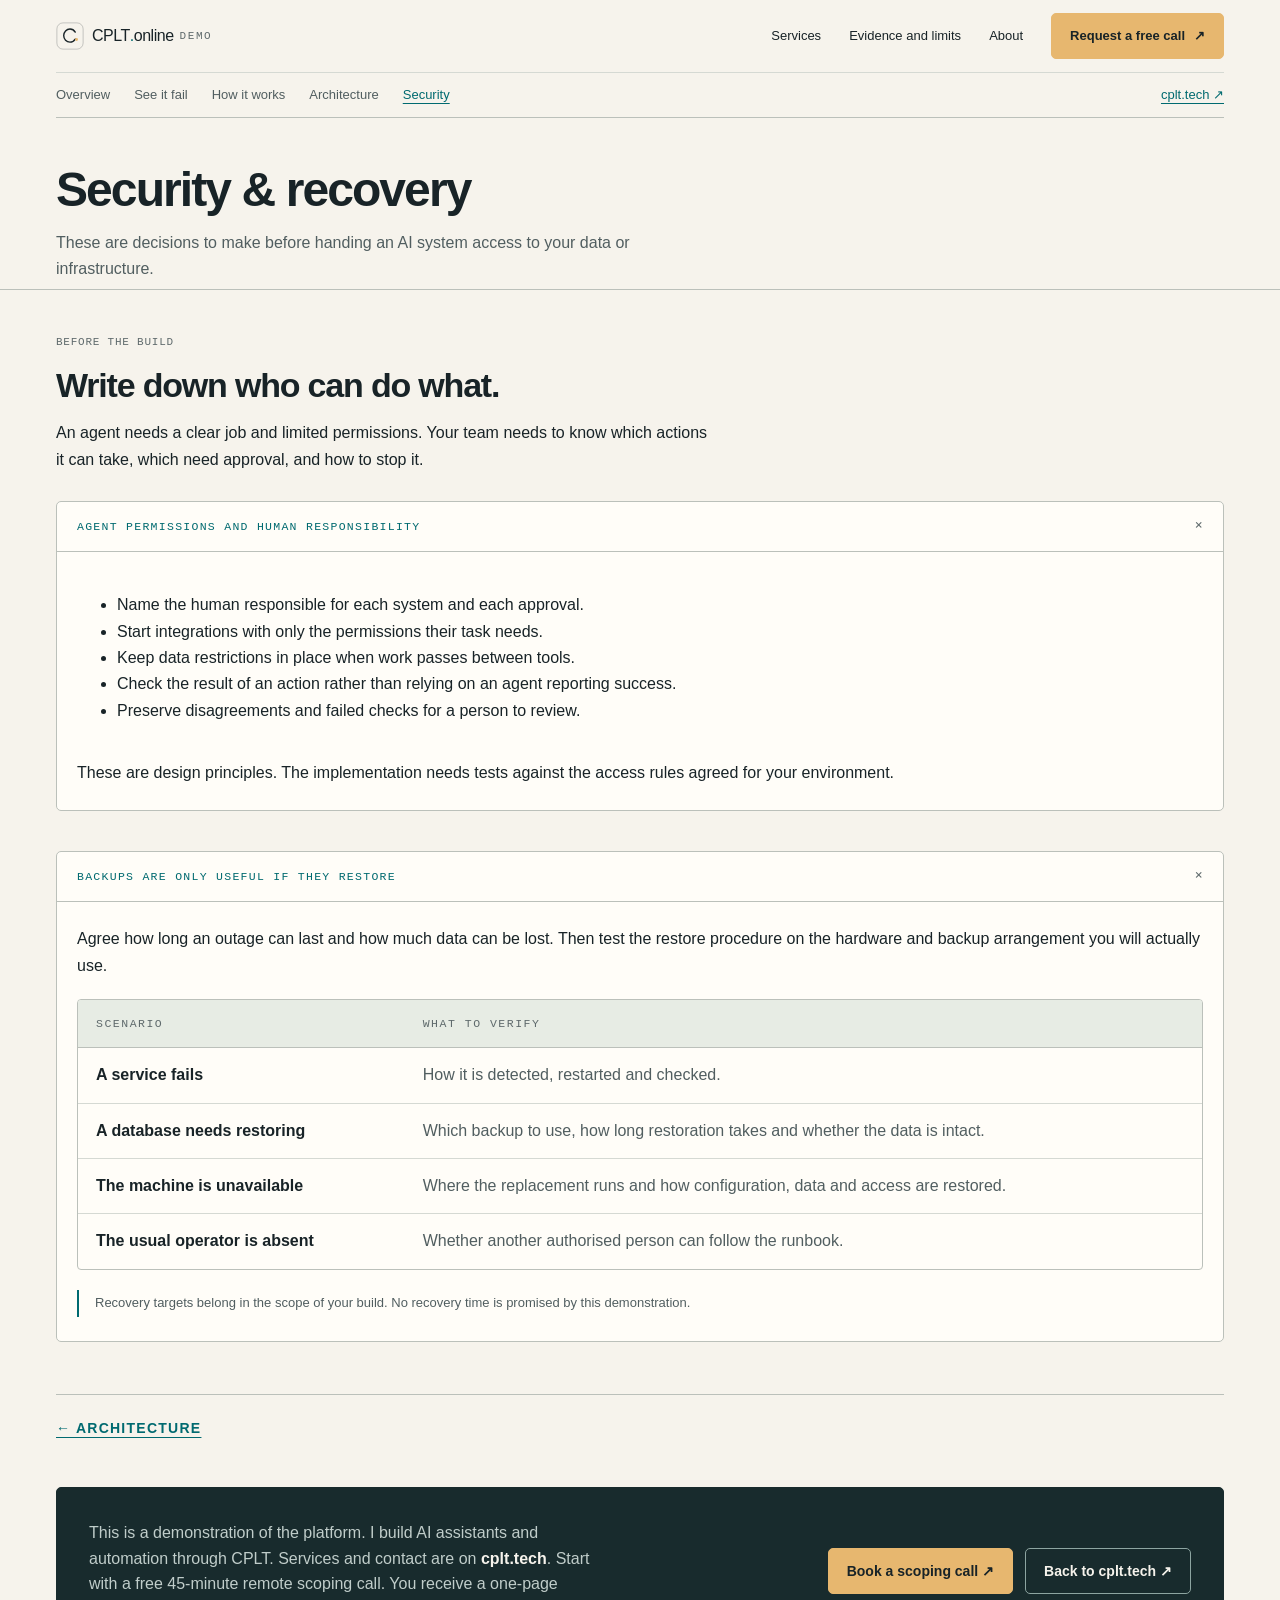
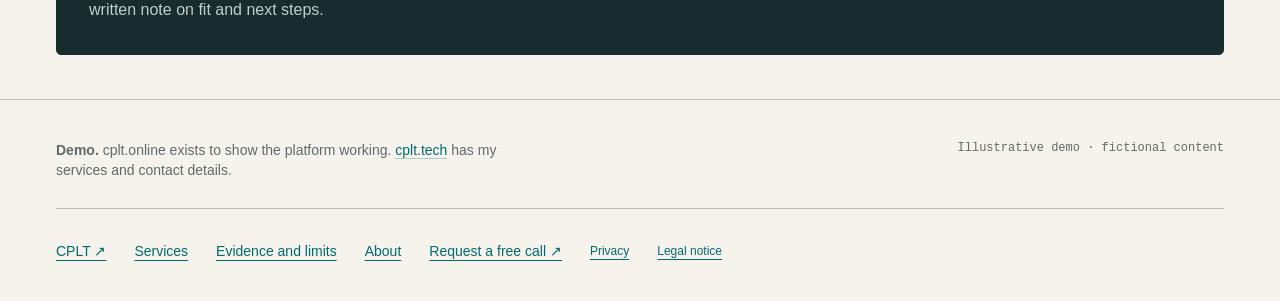
<file: security.html>
<!doctype html>
<html lang="en"><head><meta charset="utf-8">
<meta name="viewport" content="width=device-width,initial-scale=1">
<title>Security: Agent Charter and Recovery Objectives | CPLT Online</title>
<meta name="description" content="Questions to settle for a private AI build: agent permissions, human approval, backups and recovery testing.">
<link rel="canonical" href="https://cplt.online/security">
<meta name="robots" content="index,follow,max-image-preview:large,max-snippet:-1">
<meta name="color-scheme" content="light dark">
<link rel="icon" href="/favicon.svg" type="image/svg+xml">
<link rel="icon" href="/favicon-32x32.png" sizes="32x32" type="image/png">
<link rel="icon" href="/favicon-16x16.png" sizes="16x16" type="image/png">
<link rel="apple-touch-icon" href="/apple-touch-icon.png" sizes="180x180">
<meta property="og:type" content="website">
<meta property="og:site_name" content="CPLT Online">
<meta property="og:locale" content="en_US">
<meta property="og:title" content="Security: Agent Charter and Recovery Objectives | CPLT Online">
<meta property="og:description" content="Questions to settle for a private AI build: agent permissions, human approval, backups and recovery testing.">
<meta property="og:url" content="https://cplt.online/security">
<meta property="og:image" content="https://cplt.online/og-image.png">
<meta property="og:image:width" content="1200">
<meta property="og:image:height" content="630">
<meta property="og:image:alt" content="CPLT platform security: agent ownership charter and recovery objectives">
<meta name="twitter:card" content="summary_large_image">
<link rel="stylesheet" href="/style.css?v=20261016-brand">
<script type="application/ld+json">{"@context": "https://schema.org", "@graph": [{"@type": "Organization", "@id": "https://cplt.tech/#organization", "name": "CPLT", "url": "https://cplt.tech", "logo": {"@type": "ImageObject", "url": "https://cplt.tech/android-chrome-512x512.png", "width": 512, "height": 512}, "sameAs": ["https://cplt.online"], "founder": {"@id": "https://cplt.tech/#person"}}, {"@type": "WebSite", "@id": "https://cplt.online/#website", "name": "CPLT Online", "alternateName": "cplt.online", "url": "https://cplt.online/", "description": "Questions to settle for a private AI build: agent permissions, human approval, backups and recovery testing.", "inLanguage": "en", "publisher": {"@id": "https://cplt.tech/#organization"}, "isPartOf": {"@id": "https://cplt.tech/#website"}}, {"@type": "WebPage", "@id": "https://cplt.online/security#webpage", "url": "https://cplt.online/security", "name": "Security: Agent Charter and Recovery Objectives | CPLT Online", "description": "Questions to settle for a private AI build: agent permissions, human approval, backups and recovery testing.", "inLanguage": "en", "isPartOf": {"@id": "https://cplt.online/#website"}, "about": {"@id": "https://cplt.tech/#service"}, "primaryImageOfPage": {"@type": "ImageObject", "url": "https://cplt.online/og-image.png", "width": 1200, "height": 630}}, {"@type": "BreadcrumbList", "itemListElement": [{"@type": "ListItem", "position": 1, "name": "CPLT Online", "item": "https://cplt.online/"}, {"@type": "ListItem", "position": 2, "name": "Security", "item": "https://cplt.online/security"}]}]}</script>
</head><body>
<header class="nav">
  <div class="nav-in">
    <a class="brand" href="/" style="text-decoration:none">CPLT<span>.</span>online <span style="font-family:'JBMono',monospace;font-size:10px;letter-spacing:.14em;color:var(--faint);text-transform:uppercase;padding-left:6px">demo</span></a>
    <nav class="corporate-nav" aria-label="CPLT practice" data-brand-nav>
      <a href="https://cplt.tech/services">Services</a><a href="https://cplt.tech/proof">Evidence and limits</a><a href="https://cplt.tech/about">About</a>
    </nav>
    <a class="btn btn-gold header-call" href="https://cplt.tech/contact" data-brand-nav>Request a free call <span aria-hidden="true">↗</span></a>
    <details class="brand-menu" data-brand-nav><summary>Menu</summary><nav aria-label="Mobile navigation">
      <a href="https://cplt.tech/">cplt.tech ↗</a><a href="https://cplt.tech/services">Services</a><a href="https://cplt.tech/proof">Evidence and limits</a><a href="https://cplt.tech/about">About</a>
      <a href="/">Overview</a><a href="/demo">See it fail</a><a href="/how-it-works">How it works</a><a href="/deployment">Architecture</a><a href="/security">Security</a>
    </nav></details>
    <nav class="nav-links" aria-label="Demo navigation">
      <a href="/">Overview</a>
      <a href="/demo">See it fail</a>
      <a href="/how-it-works">How it works</a>
      <a href="/deployment">Architecture</a>
      <a href="/security" class="active">Security</a>
      <a class="btn" href="https://cplt.tech">cplt.tech ↗</a>
    </nav>
  </div>
</header>
<main>
<section class="pagelead"><div class="wrap stack g16 prose"><h1>Security &amp; recovery</h1><p>These are decisions to make before handing an AI system access to your data or infrastructure.</p></div></section>
<section id="trust"><div class="wrap stack g28">
  <div class="stack g16 prose"><div class="eyebrow">Before the build</div><h2 class="h2">Write down who can do what.</h2><p class="lede">An agent needs a clear job and limited permissions. Your team needs to know which actions it can take, which need approval, and how to stop it.</p></div>
  <details class="more" open><summary><span>Agent permissions and human responsibility</span><span class="sum-mark">+</span></summary><div class="more-body">
    <ul><li>Name the human responsible for each system and each approval.</li><li>Start integrations with only the permissions their task needs.</li><li>Keep data restrictions in place when work passes between tools.</li><li>Check the result of an action rather than relying on an agent reporting success.</li><li>Preserve disagreements and failed checks for a person to review.</li></ul>
    <p>These are design principles. The implementation needs tests against the access rules agreed for your environment.</p>
  </div></details>
  <details class="more" open><summary><span>Backups are only useful if they restore</span><span class="sum-mark">+</span></summary><div class="more-body">
    <p>Agree how long an outage can last and how much data can be lost. Then test the restore procedure on the hardware and backup arrangement you will actually use.</p>
    <div class="scroller"><table><thead><tr><th scope="col">Scenario</th><th scope="col">What to verify</th></tr></thead><tbody>
      <tr><td class="rowlab">A service fails</td><td>How it is detected, restarted and checked.</td></tr>
      <tr><td class="rowlab">A database needs restoring</td><td>Which backup to use, how long restoration takes and whether the data is intact.</td></tr>
      <tr><td class="rowlab">The machine is unavailable</td><td>Where the replacement runs and how configuration, data and access are restored.</td></tr>
      <tr><td class="rowlab">The usual operator is absent</td><td>Whether another authorised person can follow the runbook.</td></tr>
    </tbody></table></div>
    <p class="note">Recovery targets belong in the scope of your build. No recovery time is promised by this demonstration.</p>
  </div></details>
</div></section><section style="border-top:0;padding-top:0"><div class="wrap"><div class="nextnav"><a href="/deployment">← Architecture</a><span></span></div></div></section>
<section style="border-top:0;padding-top:0"><div class="wrap"><div class="endcta">
  <p>This is a demonstration of the platform. I build AI assistants and automation
  through CPLT. Services and contact are on <strong>cplt.tech</strong>.
  Start with a free 45-minute remote scoping call. You receive a one-page written
  note on fit and next steps.</p>
  <div><a class="btn btn-gold" href="https://cplt.tech/contact">Book a scoping call ↗</a> <a class="btn" href="https://cplt.tech/services">Back to cplt.tech ↗</a></div>
</div></div></section>
</main>
<footer><div class="wrap foot-in"><div><strong>Demo.</strong> cplt.online exists to show the platform working. <a href="https://cplt.tech" style="color:var(--gold-ink);text-decoration:none;border-bottom:1px solid var(--gold-line)">cplt.tech</a> has my services and contact details.</div><div class="mono" style="font-size:12.5px">Illustrative demo · fictional content</div></div><nav class="wrap footer-nav" aria-label="CPLT footer" data-brand-nav><a href="https://cplt.tech/">CPLT ↗</a><a href="https://cplt.tech/services">Services</a><a href="https://cplt.tech/proof">Evidence and limits</a><a href="https://cplt.tech/about">About</a><a href="https://cplt.tech/contact">Request a free call ↗</a><a href="https://cplt.tech/privacy">Privacy</a><a href="https://cplt.tech/legal">Legal notice</a></nav></footer>
<script src="/brand-motion.js" defer></script>
</body></html>
</file>
<file: style.css>
:root{--ground:#f6f3ec;--raise:#fffdf8;--sunk:#e7ece4;--ink:#182327;--dim:#515e60;--faint:#5f6a6c;--line:#bbc0ba;--line-soft:#d5d9d3;--gold:#e7b76f;--gold-ink:#006a70;--gold-line:#a9c9c6;--gold-wash:#e7ece4;--ok:#1c6b4a;--ok-wash:#e3f1ea;--warn:#8a5a12;--warn-wash:#f3ead9;--stop:#9b2c2c;--stop-wash:#f4e4e4;--accent2:#006a70;--accent2-line:#bbc0ba;--accent2-wash:#e7ece4;--sp-xs:4px;--sp-sm:8px;--sp-md:16px;--sp-lg:24px;--sp-xl:32px;}
html{color-scheme:light;}
*{box-sizing:border-box;}
body{margin:0px;background:var(--ground);color:var(--ink);font-family:Arial,Helvetica,sans-serif;font-size:16px;line-height:1.65;-webkit-font-smoothing:antialiased;}
h1,h2,h3,h4{font-family:Georgia,"Times New Roman",serif;text-wrap:balance;margin:0px;letter-spacing:-0.035em;line-height:1.12;}
p{margin:0px;}
a{color:inherit;}
.mono{font-family:ui-monospace,SFMono-Regular,Consolas,Menlo,monospace;}
.eyebrow{font-family:ui-monospace,SFMono-Regular,Consolas,Menlo,monospace;font-size:11px;font-weight:500;letter-spacing:0.07em;text-transform:uppercase;color:var(--faint);}
.wrap{max-width:1080px;margin:0px auto;padding:0px 28px;}
.prose{max-width:660px;}
section{padding:44px 0px;border-top:1px solid var(--line);}
section:first-of-type{border-top:0px;}
.stack{display:flex;flex-direction:column;}
.g12{gap:12px;}
.g16{gap:16px;}
.g20{gap:20px;}
.g28{gap:28px;}
header.nav{position:sticky;top:0px;z-index:50;background:var(--ground);border-bottom:1px solid var(--line);}
.nav-in{max-width:1080px;margin:0px auto;min-height:64px;padding:10px 28px;display:flex;align-items:center;gap:28px;}
.brand{font-family:Arial,Helvetica,sans-serif;font-weight:700;letter-spacing:-0.03em;font-size:19px;}
.brand span{color:var(--gold-ink);}
.nav-links{margin-left:auto;display:flex;gap:26px;align-items:center;}
.nav-links a{font-size:13.5px;color:var(--dim);text-decoration:none;border-bottom:1px solid transparent;padding-bottom:2px;transition:color 0.15s,border-color 0.15s;}
.nav-links a:hover{color:var(--ink);border-bottom-color:var(--line);}
@media (max-width:820px){.nav-links a:not(.btn){display:none;}
}
.btn{display:inline-flex;align-items:center;gap:9px;font-family:Arial,Helvetica,sans-serif;font-size:14.5px;font-weight:500;padding:11px 18px;border-radius:4px;text-decoration:none;border:1px solid var(--line);background:var(--raise);color:var(--ink);transition:border-color 0.15s,background 0.15s,box-shadow 0.15s;white-space:nowrap;}
.btn:hover{border-color:var(--ink);}
.btn-gold{background:var(--gold);border-color:rgb(195,140,55);color:var(--ink);font-weight:600;}
.btn-gold:hover{background:rgb(24,43,45);border-color:rgb(24,43,45);color:var(--ground);}
.btn:focus-visible,a:focus-visible,button:focus-visible{outline:3px solid var(--gold-ink);outline-offset:3px;}
.nav-links a.btn{background:var(--raise);border-color:var(--line);color:var(--ink);font-weight:500;padding:9px 16px;min-height:40px;}
.nav-links a.btn:hover{border-color:var(--ink);background:var(--sunk);color:var(--ink);}
@media (prefers-reduced-motion:reduce){.btn,.nav-links a{transition:none;}
}
.hero{padding:64px 0px 48px;}
.hero h1{font-size:clamp(38px,5.6vw,60px);font-weight:700;letter-spacing:-0.045em;margin-bottom:0px;}
.hero .lede{font-size:clamp(18px,2vw,21px);color:var(--dim);max-width:620px;line-height:1.55;}
.hero-rule{display:flex;align-items:center;gap:14px;margin-top:8px;}
.hero-rule .bar{height:2px;background:var(--gold-ink);flex:0 0 56px;}
.cta-row{display:flex;gap:12px;flex-wrap:wrap;margin-top:12px;}
.grid{display:grid;gap:24px;}
.g3{grid-template-columns:repeat(3,1fr);}
.g2{grid-template-columns:repeat(2,1fr);}
@media (max-width:880px){.g3,.g2{grid-template-columns:1fr;}
}
.card{background:transparent;border-right:0px;border-bottom:0px;border-left:0px;border-image:none;border-top:1px solid var(--line);border-radius:0px;padding:18px 0px 0px;display:flex;flex-direction:column;gap:11px;}
.card h3{font-size:19px;font-weight:600;}
.card p{font-size:15.5px;color:var(--dim);line-height:1.6;}
.scroller{overflow-x:auto;border:1px solid var(--line);border-radius:4px;background:var(--raise);}
table{border-collapse:collapse;width:100%;min-width:720px;font-size:14.5px;}
th,td{text-align:left;padding:14px 18px;border-bottom:1px solid var(--line-soft);vertical-align:top;}
thead th{font-family:ui-monospace,SFMono-Regular,Consolas,Menlo,monospace;font-size:11px;letter-spacing:0.13em;text-transform:uppercase;color:var(--faint);font-weight:500;background:var(--sunk);border-bottom:1px solid var(--line);white-space:nowrap;}
tbody tr:last-child td{border-bottom:0px;}
td.rowlab{font-weight:600;color:var(--ink);white-space:nowrap;}
td{color:var(--dim);}
.p-ok{background:var(--ok-wash);color:var(--ok);}
.p-warn{background:var(--warn-wash);color:var(--warn);}
.steps{display:flex;flex-direction:column;gap:0px;counter-reset:s 0;}
.step{display:grid;grid-template-columns:auto 1fr;gap:20px;padding:16px 0px;border-bottom:1px solid var(--line-soft);}
.step:last-child{border-bottom:0px;}
.step-n{font-family:ui-monospace,SFMono-Regular,Consolas,Menlo,monospace;font-size:12px;color:var(--gold-ink);padding-top:4px;font-variant-numeric:tabular-nums;letter-spacing:0.08em;}
.step h3,.step h4{font-size:17px;font-weight:600;margin-bottom:5px;}
.step p{font-size:15.5px;color:var(--dim);line-height:1.6;}
.verdict{font-family:ui-monospace,SFMono-Regular,Consolas,Menlo,monospace;font-size:10.5px;letter-spacing:0.09em;text-transform:uppercase;padding:4px 9px;border:1px solid var(--line);border-radius:2px;color:var(--dim);background:var(--sunk);}
.price{background:var(--raise);border:1px solid var(--line);border-radius:4px;padding:28px;display:flex;flex-direction:column;gap:16px;}
.band{display:flex;flex-wrap:wrap;align-items:baseline;gap:8px 22px;padding:16px 0px 0px;border-top:1px solid var(--line-soft);margin-top:6px;}
.band .bi{font-family:ui-monospace,SFMono-Regular,Consolas,Menlo,monospace;font-size:12px;color:var(--dim);font-variant-numeric:tabular-nums;}
.band .bi b{color:var(--gold-ink);font-weight:600;}
.band .bl{font-family:ui-monospace,SFMono-Regular,Consolas,Menlo,monospace;font-size:10.5px;letter-spacing:0.12em;text-transform:uppercase;color:var(--faint);flex:0 0 100%;}
.more{border:1px solid var(--line);border-radius:4px;background:var(--raise);overflow:hidden;}
.more + .more{margin-top:12px;}
.more > summary{cursor:pointer;list-style:none;padding:15px 20px;display:flex;align-items:center;justify-content:space-between;gap:18px;font-family:ui-monospace,SFMono-Regular,Consolas,Menlo,monospace;font-size:11.5px;letter-spacing:0.11em;text-transform:uppercase;color:var(--gold-ink);transition:background 0.15s;}
.more > summary::-webkit-details-marker{display:none;}
.more > summary:hover{background:var(--sunk);}
.more > summary:focus-visible{outline:3px solid var(--gold-ink);outline-offset:-3px;}
.sum-mark{flex:0 0 auto;font-size:15px;line-height:1;transition:transform 0.2s;color:var(--faint);}
.more[open] > summary{border-bottom:1px solid var(--line);}
.more[open] .sum-mark{transform:rotate(45deg);}
.more-body{padding:24px 20px;display:flex;flex-direction:column;gap:20px;}
@media (prefers-reduced-motion:reduce){.sum-mark{transition:none;}
}
.h2{font-size:clamp(27px,3.4vw,34px);font-weight:700;letter-spacing:-0.035em;}
.price dl{margin:0px;display:flex;flex-direction:column;gap:8px;border-top:1px solid var(--line);padding-top:14px;}
.price .dl-row{display:flex;justify-content:space-between;gap:14px;font-size:13.5px;}
.price dt{font-family:ui-monospace,SFMono-Regular,Consolas,Menlo,monospace;font-size:10.5px;letter-spacing:0.1em;text-transform:uppercase;color:var(--faint);}
.price dd{margin:0px;text-align:right;color:var(--ink);font-weight:500;}
.price .who{font-size:14.5px;color:var(--dim);line-height:1.5;min-height:62px;}
.note{border-left:2px solid var(--gold-ink);padding:3px 0px 3px 16px;font-size:14px;color:var(--dim);line-height:1.6;}
footer{border-top:1px solid var(--line);padding:44px 0px 60px;color:var(--faint);font-size:14px;}
.foot-in{display:flex;justify-content:space-between;gap:20px;flex-wrap:wrap;align-items:center;}
.nav-links a.active{color:var(--gold-ink);border-bottom-color:var(--gold-line);}
@media (max-width:820px){.nav-links a:not(.btn){display:inline-block;font-size:13px;}
.nav-in{flex-wrap:wrap;gap:12px;}
.nav-links{gap:10px 14px;margin-left:0px;width:100%;flex-wrap:wrap;}
.nav-links a{white-space:nowrap;}
}
.pagelead{padding-top:48px;padding-bottom:6px;}
.pagelead h1{font-family:Arial,Helvetica,sans-serif;font-size:clamp(30px,4.4vw,44px);font-weight:700;letter-spacing:-0.04em;line-height:1.12;text-wrap:balance;}
.pagelead p{font-size:17.5px;color:var(--dim);line-height:1.6;max-width:640px;}
.nextnav{display:flex;justify-content:space-between;gap:18px;flex-wrap:wrap;border-top:1px solid var(--line);padding-top:22px;margin-top:8px;}
.nextnav a{font-family:ui-monospace,SFMono-Regular,Consolas,Menlo,monospace;font-size:12px;letter-spacing:0.09em;text-transform:uppercase;color:var(--gold-ink);text-decoration:none;border-bottom:1px solid transparent;padding-bottom:3px;}
.nextnav a:hover{border-bottom-color:var(--gold-line);}
.endcta{border:1px solid var(--line);border-radius:4px;padding:var(--sp-xl) var(--sp-lg);display:flex;gap:20px;align-items:center;justify-content:space-between;flex-wrap:wrap;position:relative;background-color:var(--raise);}
.endcta p{font-size:16px;color:var(--dim);line-height:1.55;max-width:520px;}
.endcta strong{color:var(--ink);font-weight:600;}
.lab{display:grid;grid-template-columns:minmax(0px,1fr) minmax(0px,1fr);gap:18px;margin-top:22px;}
@media (max-width:900px){.lab{grid-template-columns:1fr;}
}
.pane{border:1px solid var(--line);border-radius:4px;background:var(--raise);overflow:hidden;display:flex;flex-direction:column;}
.pane-h{display:flex;align-items:center;justify-content:space-between;gap:10px;padding:11px 14px;background:var(--sunk);border-bottom:1px solid var(--line);}
.pane-h .who{font-family:ui-monospace,SFMono-Regular,Consolas,Menlo,monospace;font-size:11px;letter-spacing:0.11em;text-transform:uppercase;color:var(--faint);}
.pane-h .tag{font-family:ui-monospace,SFMono-Regular,Consolas,Menlo,monospace;font-size:10px;padding:3px 8px;border-radius:2px;}
.pane-b{padding:16px;font-family:ui-monospace,SFMono-Regular,Consolas,Menlo,monospace;font-size:11.5px;line-height:1.72;white-space:pre-wrap;word-break:break-word;min-height:250px;color:var(--dim);}
.pane-b .g{color:var(--stop);}
.pane-b b{color:var(--ink);font-weight:600;}
.pane-b .q{color:var(--gold-ink);}
.verdict{border-top:1px solid var(--line);padding:12px 14px;display:flex;align-items:center;gap:10px;font-family:ui-monospace,SFMono-Regular,Consolas,Menlo,monospace;font-size:11.5px;background:var(--sunk);}
.verdict .mark{font-size:15px;line-height:1;}
.v-pass{color:var(--ok);}
.v-fail{color:var(--stop);}
.v-hold{color:var(--warn);}
.figure{border:1px solid var(--line);border-radius:4px;background:var(--raise);padding:18px;margin-top:6px;}
.figure svg{width:100%;height:auto;display:block;}
.runbar{display:flex;gap:12px;align-items:center;flex-wrap:wrap;padding-top:16px;}
.meter{font-family:ui-monospace,SFMono-Regular,Consolas,Menlo,monospace;font-size:11px;color:var(--faint);}
.meter b{color:var(--gold-ink);}
.blink{animation:1s steps(2) 0s infinite normal none running bk;}
@keyframes bk{0%,50%{opacity:1;}
51%,100%{opacity:0.25;}
}
@media (prefers-reduced-motion:reduce){.blink{animation:auto ease 0s 1 normal none running none;}
}
.punch{border-left:2px solid var(--stop);padding:4px 0px 4px 16px;margin-top:20px;font-size:16.5px;color:var(--dim);line-height:1.62;}
.punch strong{color:var(--ink);}
.recorded-tests{display:grid;gap:32px;}
.recorded-test{min-width:0px;border:1px solid var(--line);border-radius:4px;padding:24px;background:var(--raise);}
.recorded-test h3{margin:0px 0px 12px;}
.recorded-test p{line-height:1.65;max-width:80ch;}
.recorded-test video{display:block;width:100%;height:auto;aspect-ratio:16 / 9;background:rgb(16,18,20);border-radius:4px;margin:18px 0px;}
.recording-note{font-size:13px;color:var(--dim);}
@media (max-width:600px){.recorded-test{padding:16px;}
}
:root{--cta-fill:#e7b76f;--cta-ink:#182327;--cta-hover-fill:#182327;--cta-hover-ink:#f6f3ec;--cta-radius:5px;--cta-weight:600;--cta-focus:#006a70;--dark-band:#182b2d;--card-radius:5px;}
html{scroll-padding-top:124px;scrollbar-width:none;}
.wrap,.nav-in{max-width:1280px;width:calc(100% - 112px);padding-inline:0px;}
header.nav{border:0px;background:var(--ground);}
.nav-in{display:flex;flex-wrap:wrap;gap:0px 28px;padding-block:0px;border-bottom:1px solid var(--line);min-height:72px;}
.brand{display:flex;align-items:center;min-height:72px;font-size:19px;white-space:nowrap;}
.brand::before{content:"";display:block;flex:0 0 28px;height:28px;margin-right:8px;background:url("data:image/svg+xml,%3Csvg xmlns='http://www.w3.org/2000/svg' viewBox='0 0 32 32' fill='none'%3E%3Crect x='1' y='1' width='30' height='30' rx='7' stroke='%23182327' stroke-opacity='.25'/%3E%3Cpath d='M22 11.5C20.7 9.4 18.5 8 16 8c-4 0-7.2 3.3-7.2 7.5 0 4.2 3.2 7.5 7.2 7.5 2.5 0 4.7-1.4 6-3.5' stroke='%23182327' stroke-width='1.6' stroke-linecap='round'/%3E%3Ccircle cx='23.5' cy='20' r='1.6' fill='%23e7b76f'/%3E%3C/svg%3E") center center / contain no-repeat;}
.corporate-nav{display:flex;align-items:center;gap:28px;margin-left:auto;}
.corporate-nav a{font-size:13px;min-height:44px;display:flex;align-items:center;text-decoration:none;}
.corporate-nav a:hover{text-decoration:underline;}
.header-call{font-size:13px;margin-left:0px;min-height:44px;}
.nav-links{flex:0 0 100%;margin:0px;gap:24px;min-height:44px;border-top:1px solid var(--line-soft);}
.nav-links a,.nav-links a.btn{display:inline-flex;align-items:center;min-height:44px;padding:0px;background:none;border:0px;font-size:13px;color:var(--dim);font-weight:400;}
.nav-links a.btn{margin-left:auto;color:var(--gold-ink);text-decoration:underline;text-underline-offset:4px;}
.nav-links a.active{color:var(--gold-ink);text-decoration:underline;}
.nav-links a.btn:hover{background:none;color:var(--ink);}
.brand-menu{display:none;}
.btn{min-height:44px;border-radius:var(--cta-radius);}
:is(.btn-gold,.btn[href="https://cplt.tech/contact"]),.nav-in > .header-call{background:var(--cta-fill);color:var(--cta-ink);border-color:var(--cta-fill);border-radius:var(--cta-radius);font-weight:var(--cta-weight);text-decoration:none;transition:background-color 0.16s,color 0.16s;}
:is(.btn-gold,.btn[href="https://cplt.tech/contact"]):is(:hover,:focus-visible),.nav-in > .header-call:is(:hover,:focus-visible){background:var(--cta-hover-fill);color:var(--cta-hover-ink);border-color:var(--cta-hover-fill);}
:is(.btn-gold,.btn[href="https://cplt.tech/contact"]):focus-visible,.header-call:focus-visible{outline:3px solid var(--cta-focus);outline-offset:4px;box-shadow:0 0 0 8px var(--cta-hover-ink);}
a{text-underline-offset:4px;}
summary:focus-visible,.scroller:focus-visible,video:focus,video:focus-within{outline-offset:4px;outline:3px solid var(--gold-ink) !important;}
main a:not(.btn){text-underline-offset:4px;color:var(--gold-ink) !important;text-decoration:underline !important;}
.hero{padding-block:44px 48px;}
.hero h1{font-family:Georgia,"Times New Roman",serif;font-size:clamp(42px,5.2vw,64px);font-weight:400;letter-spacing:-0.045em;line-height:1.06;}
.pagelead h1{font-family:Georgia,"Times New Roman",serif;font-weight:400;font-size:clamp(36px,4.4vw,52px);}
.h2{font-weight:400;}
.grid{gap:20px;}
.g3{grid-template-columns:1.35fr 1fr 1fr;}
.grid > *{min-width:0px;}
.card,.tier,.recorded-test,.evidence,.figure,.pane,.more{border:1px solid var(--line);border-radius:var(--card-radius);background:var(--raise);}
.card{padding:26px;gap:16px;}
.card:first-child{background:var(--sunk);border-top:3px solid var(--gold-ink);}
.card h3{font-size:25px;font-weight:400;}
.card p{font-size:15px;}
.steps{display:grid;grid-template-columns:repeat(2,minmax(0px,1fr));gap:20px;}
.step{border-radius:var(--card-radius);padding:24px;background:var(--raise);min-width:0px;border:1px solid var(--line) !important;}
.step h3,.step h4{font-family:Georgia,"Times New Roman",serif;font-size:22px;font-weight:400;}
.punch{border:1px solid var(--line);border-left:3px solid var(--stop);padding:24px;background:var(--raise);border-radius:var(--card-radius);}
.band{border:1px solid var(--line);background:var(--sunk);padding:18px 22px;border-radius:var(--card-radius);}
.endcta{background:var(--dark-band);border-color:var(--dark-band);border-radius:var(--card-radius);padding:32px;gap:24px;}
.endcta p{color:rgb(192,205,202);}
.endcta strong{color:var(--ground);}
.endcta > div{display:flex;flex-wrap:wrap;gap:12px;}
.endcta .btn:not(.btn-gold){background:transparent;color:var(--ground);border-color:rgb(141,165,161);}
.endcta .btn:not(.btn-gold):hover{background:var(--ground);color:var(--ink);}
.footer-nav{border-top:1px solid var(--line);margin-top:28px;padding-top:20px;display:flex;flex-wrap:wrap;gap:8px 28px;}
.footer-nav a{display:flex;align-items:center;min-height:44px;font-size:13px;color:var(--gold-ink);text-decoration:underline;}
footer{padding-block:40px 28px;}
.foot-in{align-items:start;}
.foot-in > div:first-child{max-width:62ch;}
@media (max-width:1000px){.wrap,.nav-in{width:calc(100% - 64px);}
.corporate-nav{gap:18px;}
.nav-in{column-gap:18px;}
.g3{grid-template-columns:1fr 1fr;}
.g3 > .card:first-child{grid-column:1 / -1;}
}
@media (max-width:820px){.wrap,.nav-in{width:calc(100% - 40px);}
.nav-in{flex-wrap:wrap;gap:0px 10px;min-height:64px;position:relative;}
.brand{min-height:64px;font-size:17px;letter-spacing:-0.04em;}
.brand > span:last-child{font-size:8px !important;padding-left:3px !important;letter-spacing:0.05em !important;}
.corporate-nav{display:none;}
.nav-links{display:flex;flex-basis:100%;min-height:32px;}
.nav-links a:not(.btn){display:none;}
.nav-links a.btn{min-height:32px;margin-left:0px;}
.header-call{margin-left:auto;font-size:12px;padding:10px;gap:6px;}
.header-call > span{display:none;}
.brand-menu{display:block;}
.brand-menu summary{min-height:44px;display:flex;align-items:center;font-size:12px;cursor:pointer;list-style:none;}
.brand-menu summary::-webkit-details-marker{display:none;}
.brand-menu[open] > nav{position:absolute;top:63px;left:0px;right:0px;max-height:calc(100dvh - 80px);overflow-y:auto;background:var(--ground);border:1px solid var(--line);padding:8px 20px;box-shadow:rgba(24,35,39,0.094) 0px 10px 16px;}
.brand-menu nav a{display:flex;align-items:center;min-height:48px;border-bottom:1px solid var(--line);font-size:14px;text-decoration:none;}
html{scroll-padding-top:80px;}
.g3,.g2,.steps{grid-template-columns:1fr;}
.g3 > .card:first-child{grid-column:auto;}
.hero{padding-block:32px;}
.hero h1{font-size:44px;}
.pagelead{padding-top:32px;}
section{padding-block:28px;}
.card,.step,.punch,.endcta{padding:20px;}
.card h3{font-size:24px;}
.endcta > div{width:100%;}
.endcta .btn{white-space:normal;}
.pane-h{flex-wrap:wrap;}
.figure{padding:12px;}
.footer-nav{display:grid;grid-template-columns:1fr 1fr;gap:8px 20px;}
.footer-nav a{line-height:1.4;}
}
@media (prefers-reduced-motion:no-preference){.brand-pre{opacity:0;transition:opacity 0.8s ease-out,transform 0.8s cubic-bezier(0.2,0.7,0.2,1);}
.brand-pre.brand-in{opacity:1;transform:none;}
@media (min-width:821px){.brand-pre{transform:translateY(56px);}
.brand-pre.brand-in{transform:none;}
}
.brand-progress{position:fixed;inset:0px 0px auto;height:3px;background:var(--gold-ink);transform:scaleX(0);transform-origin:left center;pointer-events:none;z-index:60;}
}
@media (prefers-reduced-motion:reduce){*,::before,::after{animation:auto ease 0s 1 normal none running none !important;transition:none !important;transform:none !important;scroll-behavior:auto !important;}
.brand-progress{display:none;}
}
/* Typography contract measured on cplt.tech home and knowledge-assistant service,
   2026-10-16, at 390 and 1440 CSS px. Role mapping is in the session REPORT. */
:root{--font-brand:Arial,Helvetica,sans-serif;--font-label:ui-monospace,SFMono-Regular,Consolas,monospace;}
body{font-family:var(--font-brand);font-size:16px;font-weight:400;line-height:1.65;}
h1,h2,h3,h4{font-family:var(--font-brand) !important;}
.hero h1{font-size:64px;font-weight:600;line-height:1.02;}
.pagelead h1{font-size:48px;font-weight:600;line-height:1;}
h2.h2{font-size:34px;font-weight:600;line-height:1.12;}
main:has(.hero) h2.h2{font-size:22px;font-weight:400;line-height:1.12;}
h3,h4{font-size:18px !important;font-weight:600 !important;line-height:28px;}
.card h3{font-size:24px !important;font-weight:400 !important;line-height:1.2;}
.step h3,.step h4{font-size:19px !important;font-weight:400 !important;line-height:1.2;}
.recorded-test h3{font-size:30px !important;font-weight:400 !important;line-height:1.2;}
main p,main li{font-family:var(--font-brand);font-size:16px !important;font-weight:400;line-height:1.65 !important;}
.hero p.lede{font-size:19px !important;line-height:1.6 !important;}
.card p{font-size:15px !important;line-height:1.6 !important;}
.step p{font-size:14px !important;line-height:1.6 !important;}
main p.note,main p.recording-note{font-size:13px !important;line-height:1.6 !important;}
.endcta p{font-size:16px !important;line-height:1.6 !important;}
.btn{font-family:var(--font-brand);font-size:14px;font-weight:600;line-height:1.6;}
#run{font-size:12px;line-height:1.6;}
.nav-in .brand{font-family:var(--font-brand);font-size:16px;font-weight:400;line-height:1.65;}
.nav-in .brand > span:last-child{font-family:var(--font-label) !important;font-size:11px !important;line-height:1.5;}
.corporate-nav a,.nav-links a,.nav-links a.btn{font-family:var(--font-brand);font-size:13px;font-weight:400;line-height:1.65;}
.nav-in > .header-call{font-size:13px;font-weight:600;line-height:1.65;}
.brand-menu summary{font-family:var(--font-brand);font-size:16px;font-weight:400;line-height:1.65;}
.brand-menu nav a{font-family:var(--font-brand);font-size:16px;font-weight:400;line-height:1.65;}
footer{font-family:var(--font-brand);font-size:14px;font-weight:400;line-height:20px;}
footer a,.footer-nav a{font-family:var(--font-brand);font-size:14px;font-weight:400;line-height:20px;}
.footer-nav a:is([href$="/privacy"],[href$="/legal"]){font-size:12px;line-height:16px;}
footer .mono{font-family:var(--font-label);font-size:12px !important;line-height:16px;}
.mono,.eyebrow,.step-n,.band .bi,.band .bl,.more > summary,.pane-b,.pane-h .who,.pane-h .tag,.verdict,.meter,thead th{font-family:var(--font-label);font-weight:400;}
.eyebrow,.step-n,.band .bi,.band .bl,.pane-h .who,.pane-h .tag,.meter{font-size:11px;line-height:1.5;}
main .eyebrow{font-family:var(--font-label);font-size:11px !important;line-height:1.5 !important;}
.figure svg text{font-family:var(--font-label);font-size:11px;line-height:1.5;}
.pane-b,.verdict{font-size:12px;line-height:1.6;}
.more > summary{font-size:11.52px;line-height:1.65;}
.nextnav a{font-family:var(--font-brand);font-size:14px;font-weight:600;line-height:1.6;}
table{font-size:16px;line-height:1.65;}
thead th{font-size:11.52px;line-height:1.65;}
.price .dl-row,.price dd{font-size:14px;line-height:22.75px;}
.price dt{font-family:var(--font-label);font-size:11.52px;font-weight:400;line-height:1.65;}
@media (max-width:820px){
.hero h1{font-size:46px;line-height:1.04;}
.pagelead h1{font-size:36px;line-height:40px;}
h2.h2{font-size:28px;}
.card h3{font-size:23px !important;}
.step h3,.step h4{font-size:18px !important;}
.recorded-test h3{font-size:25px !important;}
.hero p.lede{font-size:16px !important;line-height:1.55 !important;}
.pagelead p{font-size:15px !important;}
.step p{font-size:13px !important;}
.endcta p{font-size:15px !important;}
.btn{font-size:12px;}
.nav-in > .header-call{font-size:12px;}
.brand-menu summary{font-size:12px;}
.eyebrow,main .eyebrow{font-size:10px !important;}
.pane-b,.verdict{font-size:14px;}
}
</file>
